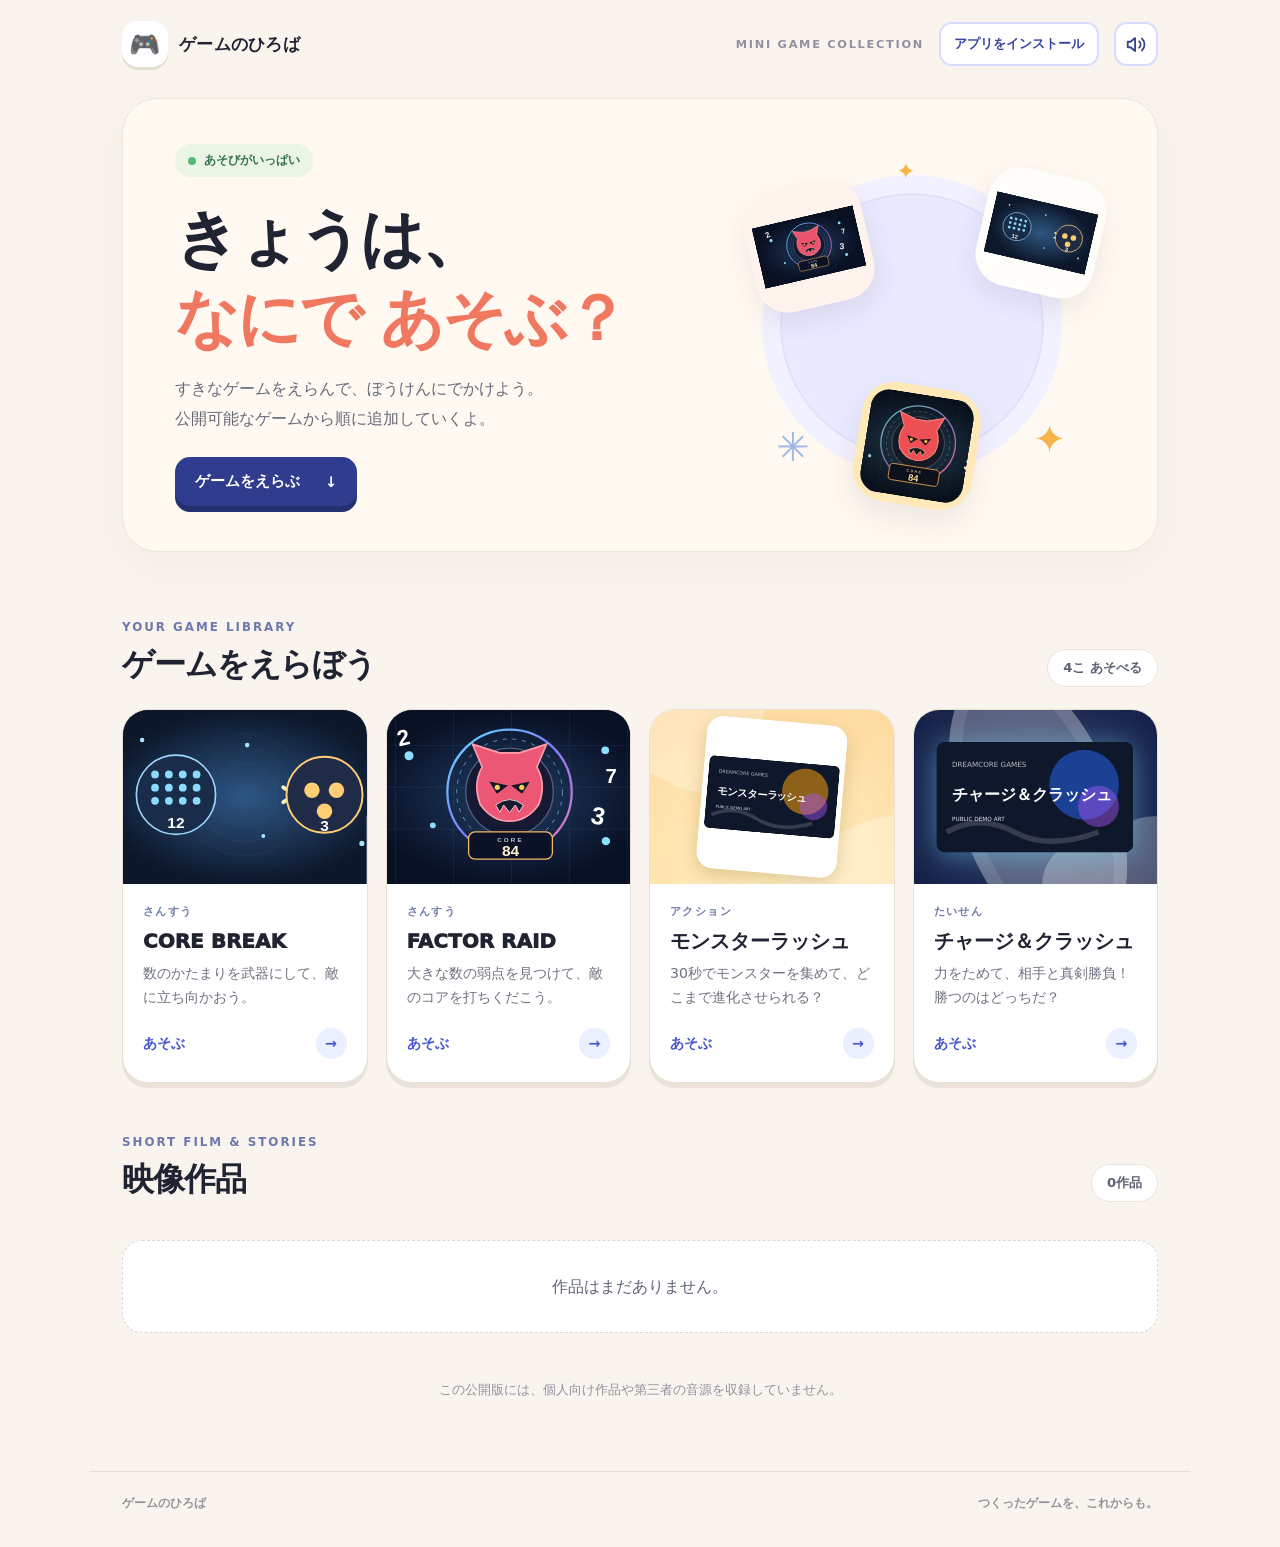
<file: public/index.html>
<!doctype html>
<html lang="ja">
<head>
  <meta charset="utf-8">
  <meta name="viewport" content="width=device-width, initial-scale=1, viewport-fit=cover">
  <meta name="theme-color" content="#f9f5ee">
  <meta name="description" content="公開コード版のゲーム集。">
  <title>ゲームのひろば</title>
  <meta name="apple-mobile-web-app-capable" content="yes">
  <link rel="stylesheet" href="./assets/app.css">
  <link rel="stylesheet" href="./assets/audio-controls.css">
  <script type="module" src="./assets/app.js"></script>

<script src="./assets/audio-settings.js"></script>
<script defer src="./assets/audio-controls.js"></script>
</head>
<body>
  <a class="skip-link" href="#games">ゲーム一覧へ</a>
  <header class="site-header">
    <div class="brand" aria-label="ゲームのひろば">
      <span class="brand-icon" aria-hidden="true">🎮</span>
      <span>ゲームのひろば</span>
    </div>
    <div class="header-actions">
      <span class="header-label">MINI GAME COLLECTION</span>
      <button id="install-app" class="install-button" type="button" aria-label="アプリをインストール" aria-controls="install-help"><span class="install-long">アプリを</span>インストール</button>
      <span class="audio-controls-root" data-audio-controls></span>
    </div>
  </header>

  <p id="install-help" class="install-help" role="status" hidden></p>
  <main>
    <section class="hero" aria-labelledby="hero-title">
      <div class="hero-copy">
        <span class="eyebrow"><span class="eyebrow-dot" aria-hidden="true"></span> あそびがいっぱい</span>
        <h1 id="hero-title">きょうは、<br><span>なにで あそぶ？</span></h1>
        <p>すきなゲームをえらんで、ぼうけんにでかけよう。<br>公開可能なゲームから順に追加していくよ。</p>
        <a class="hero-link" href="#games">ゲームをえらぶ <span aria-hidden="true">↓</span></a>
      </div>
      <div class="hero-art" aria-hidden="true">
        <span class="hero-spark spark-1">✦</span>
        <span class="hero-spark spark-2">✳</span>
        <span class="hero-spark spark-3">✦</span>
        <span class="hero-orbit"></span>
        <span class="hero-toy toy-1"><img src="./covers/factor-raid.svg" alt=""></span>
        <span class="hero-toy toy-2"><img src="./covers/core-break.svg" alt=""></span>
        <span class="hero-toy toy-3"><img src="./covers/factor-raid.svg" alt=""></span>
      </div>
    </section>

    <section class="library" id="games" aria-labelledby="games-title">
      <div class="section-heading">
        <div>
          <span class="section-overline">YOUR GAME LIBRARY</span>
          <h2 id="games-title">ゲームをえらぼう</h2>
        </div>
        <span id="games-count" class="count-pill" aria-live="polite">よみこみ中…</span>
      </div>
      <div id="games-grid" class="games-grid" aria-live="polite" aria-busy="true">
        <p class="library-message">ゲームのリストをよみこんでいます。</p>
      </div>
    </section>
    <section class="library works-library" id="works" aria-labelledby="works-title">
      <div class="section-heading">
        <div>
          <span class="section-overline">SHORT FILM &amp; STORIES</span>
          <h2 id="works-title">映像作品</h2>
        </div>
        <span id="works-count" class="count-pill" aria-live="polite">よみこみ中…</span>
      </div>
      <div id="works-grid" class="games-grid works-grid" aria-live="polite" aria-busy="true">
        <p class="library-message">作品をよみこんでいます。</p>
      </div>
    </section>
    <p class="library-note">この公開版には、個人向け作品や第三者の音源を収録していません。</p>
  </main>
  <footer class="site-footer"><span>ゲームのひろば</span><span>つくったゲームを、これからも。</span></footer>
</body>
</html>
</file>
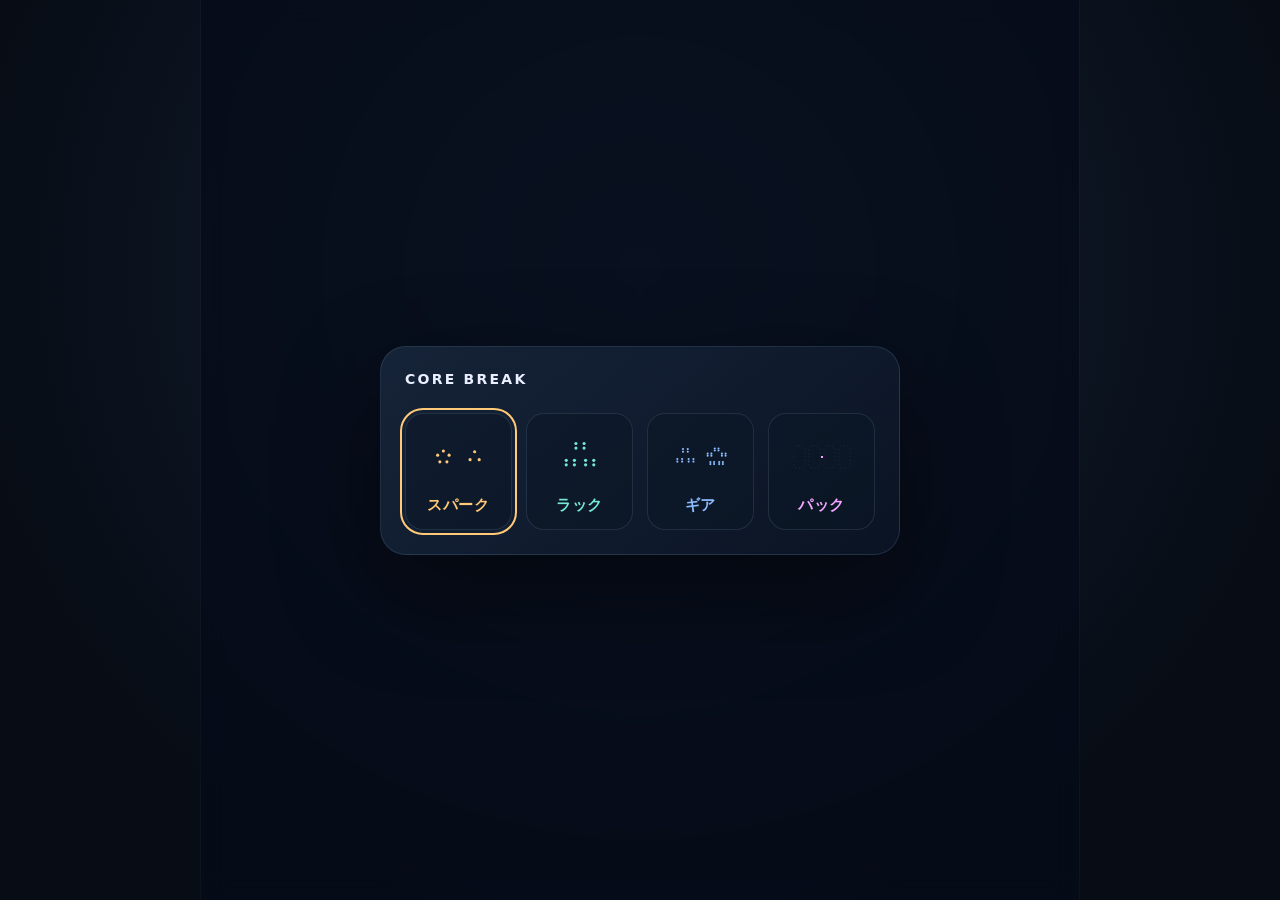
<file: public/games/core-break/index.html>
<!doctype html>
<html lang="ja">
  <head>
    <meta charset="utf-8" />
    <meta
      name="viewport"
      content="width=device-width,initial-scale=1,viewport-fit=cover"
    />
    <meta name="theme-color" content="#080d17" />
    <meta name="apple-mobile-web-app-capable" content="yes" />
    <meta name="apple-mobile-web-app-status-bar-style" content="black-translucent" />
    <meta name="apple-mobile-web-app-title" content="CORE BREAK" />
    <title>CORE BREAK</title>
    <link rel="icon" href="favicon.svg" type="image/svg+xml" />
    <link rel="manifest" href="manifest.webmanifest" />
    <link rel="stylesheet" href="play.css" />
  <script src="../../assets/audio-settings.js"></script>
</head>
  <body>
    <main class="game-shell">
      <header class="hud">
        <button id="areas" class="icon" aria-label="ルールを選ぶ">
          <svg viewBox="0 0 24 24" aria-hidden="true">
            <rect x="3" y="3" width="6" height="6" rx="1" />
            <rect x="15" y="3" width="6" height="6" rx="1" />
            <rect x="3" y="15" width="6" height="6" rx="1" />
            <rect x="15" y="15" width="6" height="6" rx="1" />
          </svg>
        </button>
        <div class="identity">
          <span class="brand">CORE BREAK</span><span id="stage-name"></span>
        </div>
        <div id="steps" aria-label="難易度"></div>
        <button id="pause" class="icon" aria-label="一時停止">
          <svg viewBox="0 0 24 24" aria-hidden="true">
            <path d="M8 5v14M16 5v14" />
          </svg>
        </button>
      </header>
      <div class="playfield">
        <canvas
          id="world"
          tabindex="0"
          aria-label="数の塊をつかんで合体・分離し、敵に撃ち込む盤面"
        ></canvas>
        <div id="overlay" hidden></div>
        <div
          id="announcement"
          class="sr-only"
          role="status"
          aria-live="polite"
        ></div>
        <div id="keyboard-controls" class="sr-only"></div>
      </div>
    </main>
    <script type="module" src="src/bootstrap.mjs?v=2026.09.24.1"></script>

</body>
</html>
</file>
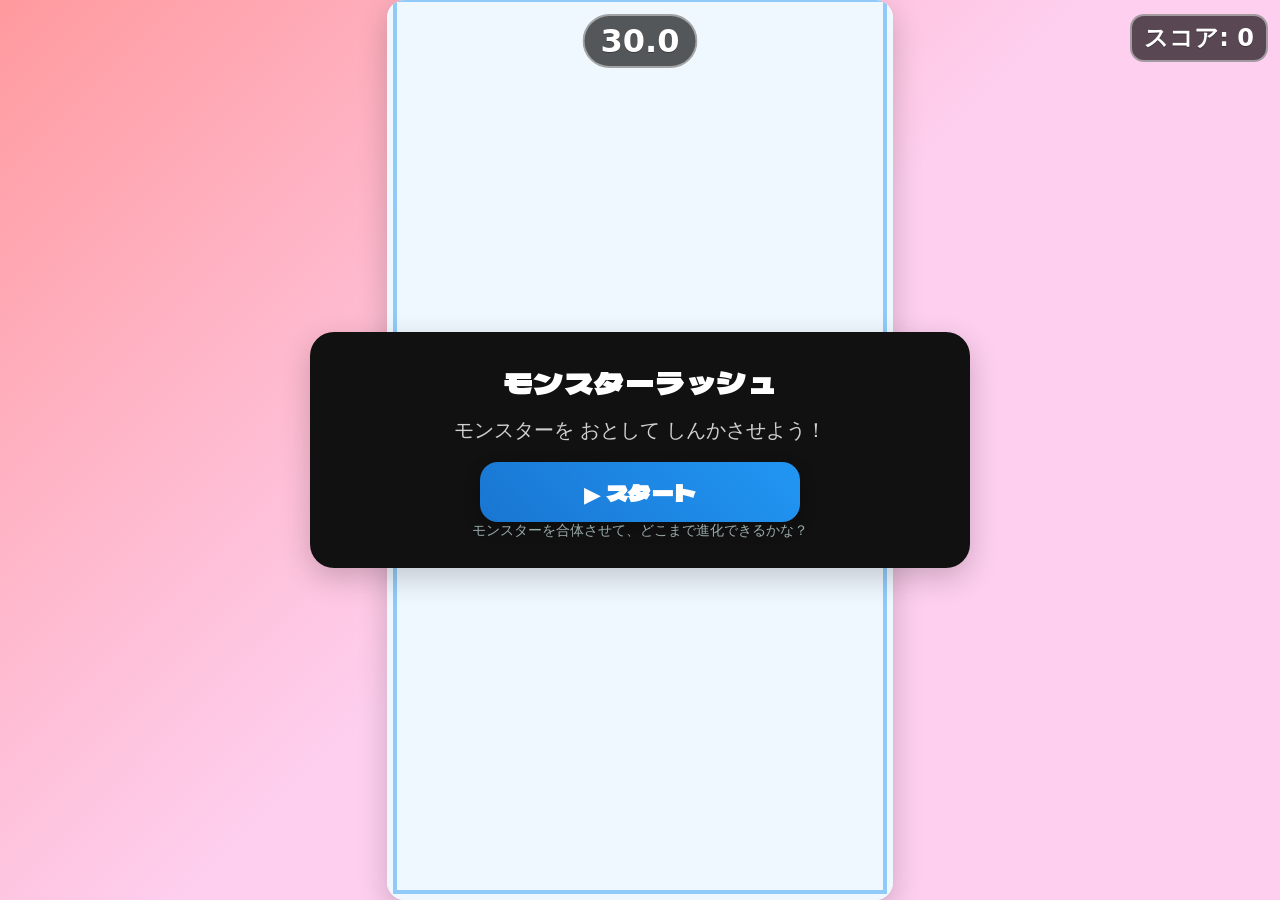
<file: public/games/tap-challenge/index.html>
<!DOCTYPE html>
<html lang="ja">
<head>
<meta charset="utf-8" />
<meta name="viewport" content="width=device-width, initial-scale=1, viewport-fit=cover">
<title>モンスターラッシュ</title>

<link rel="preconnect" href="https://fonts.googleapis.com">
<link rel="preconnect" href="https://fonts.gstatic.com" crossorigin>
<link href="https://fonts.googleapis.com/css2?family=Dela+Gothic+One&family=Kosugi+Maru&display=swap" rel="stylesheet">

<style>
:root{ --shadow:0 10px 30px rgba(0,0,0,.2); }
*{ box-sizing:border-box; -webkit-tap-highlight-color:transparent; }
html,body{ height:100%; }
body{
  margin:0; overflow:hidden;
  font-family:"Kosugi Maru","Hiragino Kaku Gothic ProN",system-ui,sans-serif;
  background:linear-gradient(135deg,#ff9a9e 0%,#fecfef 50%,#fecfef 100%);
  user-select:none;
}
h1,h2,.title{ font-family:"Dela Gothic One","Kosugi Maru",system-ui,sans-serif; letter-spacing:.5px; }

#stage{ display:block; margin:0 auto; background:#fff; border-radius:18px; box-shadow:var(--shadow); }

/* HUD */
.hud{ position:absolute; inset:0; pointer-events:none; }
.badge{
  background:rgba(0,0,0,.65); color:#fff; border:2px solid rgba(255,255,255,.45);
  padding:6px 12px; border-radius:14px; text-shadow:0 1px 0 rgba(0,0,0,.3); font-weight:900;
}
#timer{ position:absolute; top:14px; left:50%; transform:translateX(-50%); font-size:clamp(22px,5vw,32px); border-radius:999px; padding:6px 16px; }
#score{ position:absolute; top:14px; right:12px; font-size:clamp(18px,4vw,24px); }
#combo{ position:absolute; top:14px; left:12px; font-size:clamp(18px,4vw,22px); display:none; }

/* ===== 中央“外周周回”タップコーチ ===== */
.tap-coach{
  position:absolute; left:50%; top:50%; transform:translate(-50%,-50%);
  width:min(52vw,260px); height:min(52vw,260px); pointer-events:none; display:none; z-index:5;
  --ring-w:4px;                 /* リング線幅 */
  --orbit-gap:30px;             /* 外周までのオフセット（指のサイズ分） */
  --R: calc(50% - var(--orbit-gap)); /* 周回半径 */
}
.tap-coach .ring{
  position:absolute; inset:0; border-radius:50%;
  border:var(--ring-w) dashed rgba(0,0,0,.28);
  box-shadow:inset 0 0 24px rgba(255,255,255,.35), 0 6px 18px rgba(0,0,0,.25);
  animation:ringPulse 1.2s ease-in-out infinite;
}
@keyframes ringPulse{ 0%{ opacity:.85; } 100%{ opacity:.5; } }

/* 親：中心で正回転（軌道用） */
.tap-coach .node{
  position:absolute; left:50%; top:50%;
  width:0; height:0; transform-origin:0 0;
  animation:spin 1.6s linear infinite;
}
@keyframes spin{ from{ transform:rotate(0deg);} to{ transform:rotate(360deg);} }

/* 子：半径Rだけ平行移動→一定の左傾き→親の逆回転で向きを固定 */
.tap-coach .carrier{
  transform-origin:0 0;
  animation:counter 1.6s linear infinite;
}
@keyframes counter{
  from{ transform:translateX(var(--R)) rotate(-22deg) rotate(0deg); }
  to  { transform:translateX(var(--R)) rotate(-22deg) rotate(-360deg); }
}

/* 指とフラッシュ */
.tap-coach .finger{
  font-size:clamp(44px,10vw,64px);
  filter:drop-shadow(0 4px 8px rgba(0,0,0,.35));
  animation:taptop .5s cubic-bezier(.3,.7,.4,1) infinite;
}
@keyframes taptop{ 0%{ transform:scale(1);} 60%{ transform:scale(.9);} 100%{ transform:scale(1);} }
.tap-coach .flash{
  position:absolute; left:-6px; top:-6px; width:20px; height:20px;
  border-radius:50%; border:4px solid rgba(0,0,0,.35);
  animation:flash .5s ease-out infinite;
}
@keyframes flash{ 0%{ opacity:.9; transform:scale(.6);} 100%{ opacity:0; transform:scale(2);} }
.tap-coach .caption{
  position:absolute; left:50%; top:50%; transform:translate(-50%,-50%);
  font:900 clamp(18px,5.2vw,26px) "Dela Gothic One", system-ui; color:#fff; text-shadow:0 3px 8px rgba(0,0,0,.35);
}

/* モーダル */
.layer{ position:absolute; inset:0; display:flex; align-items:center; justify-content:center; pointer-events:none; }
.modal{
  pointer-events:auto; background:#111; color:#eaeaea; width:min(92vw,660px);
  border-radius:24px; box-shadow:var(--shadow); padding:28px; text-align:center; display:none;
}
.modal .title{ font-size:clamp(22px,5vw,30px); color:#fff; margin-bottom:10px; }
.modal .text{ font-size:clamp(16px,4vw,20px); color:#d0d0d0; margin:8px 0 16px; line-height:1.6; }
.btn{
  display:inline-flex; align-items:center; justify-content:center; gap:.5em;
  width:min(75vw,320px); height:60px; border:none; border-radius:18px;
  color:#fff; font-family:"Dela Gothic One",system-ui,sans-serif; font-weight:900; letter-spacing:.5px;
  font-size:clamp(18px,4.6vw,22px);
  background:linear-gradient(45deg,#1976D2,#2196F3); box-shadow:0 6px 16px rgba(0,0,0,.28); cursor:pointer; touch-action:manipulation;
}
.btn[disabled]{ opacity:.6; cursor:not-allowed; }
.btn:active{ transform:scale(.98); }
.small{ font-size:14px; color:#9aa; }


.feverPulse{ animation:fever .6s ease-in-out infinite alternate; }
@keyframes fever{ 0%{ box-shadow:0 0 0 rgba(255,193,7,0); background:rgba(0,0,0,.65); } 100%{ box-shadow:0 0 16px rgba(255,193,7,.8); background:rgba(255,111,0,.75); } }

/* リザルト表示 */
.digest{ display:flex; flex-wrap:wrap; justify-content:center; gap:12px; margin-top:8px; }
.item{ display:flex; align-items:center; gap:8px; padding:6px 10px; background:#171717; border:1px solid #2a2a2a; border-radius:14px; }
.item img{ width:34px; height:34px; border-radius:50%; }
.item .cnt{ font-weight:900; color:#fff; }

.maxicon{ margin:10px auto 14px; display:flex; flex-direction:column; align-items:center; gap:8px; }
.maxicon .label{ font-weight:900; color:#ffe082; display:flex; align-items:center; gap:6px; }
.maxicon .hero{ position:relative; }
.maxicon .big{ width:112px; height:112px; border-radius:50%; filter: drop-shadow(0 6px 18px rgba(255,215,0,.6)); }
.maxicon .glow{ position:absolute; inset:-10px; border-radius:50%; box-shadow:0 0 24px 10px rgba(255,215,0,.45); animation:glow 1.2s ease-in-out infinite alternate; pointer-events:none; }
@keyframes glow{ 0%{ opacity:.5; } 100%{ opacity:1; } }
.maxicon .countBadge{ margin-top:6px; font-family:"Dela Gothic One"; font-size:clamp(22px,6vw,30px); background:linear-gradient(90deg,#ffb300,#ffea00); -webkit-background-clip:text; background-clip:text; color:transparent; text-shadow:0 2px 0 rgba(0,0,0,.5); }
.countPulse{ animation:countPulse .32s ease-out; }
@keyframes countPulse{ 0%{ transform:scale(1);} 50%{ transform:scale(1.18);} 100%{ transform:scale(1);} }
.maxicon .stamps{ display:flex; flex-wrap:wrap; justify-content:center; gap:8px; max-width:540px; }
.maxicon .stamps img.stamp{ width:36px; height:36px; border-radius:50%; box-shadow:0 3px 8px rgba(0,0,0,.35); transform:scale(.2); opacity:0; animation:stampIn .22s cubic-bezier(.2,.7,.2,1) forwards; }
@keyframes stampIn{ 0%{ transform:scale(.2) rotate(-10deg); opacity:0; } 100%{ transform:scale(1) rotate(0); opacity:1; } }
.maxicon .stamps .more{ padding:6px 10px; border-radius:12px; background:#222; color:#fff; font-weight:900; box-shadow:0 3px 8px rgba(0,0,0,.35); }
</style>
<script src="../../assets/audio-settings.js"></script>
</head>
<body>
<canvas id="stage"></canvas>

<div class="hud">
  <div id="timer" class="badge">30.0</div>
  <div id="score" class="badge">スコア: 0</div>
  <div id="combo" class="badge">コンボ ×1</div>

  <!-- 中央“外周周回”コーチ -->
  <div id="tapCoach" class="tap-coach" aria-hidden="true">
    <div class="ring"></div>
    <div class="node">
      <div class="carrier">
        <div class="finger">👆️</div>
        <div class="flash"></div>
      </div>
    </div>
    <div class="caption">モンスターをよびだそう！</div>
  </div>
</div>


<div class="layer">
  <div id="startModal" class="modal" style="display:block">
    <div class="title">モンスターラッシュ</div>
    <div id="loadMsg" class="text">画像をよみこみちゅう…</div>
    <button id="startBtn" class="btn" disabled>▶ スタート</button>
    <div class="small">モンスターを合体させて、どこまで進化できるかな？</div>
  </div>

  <div id="resultModal" class="modal">
    <div class="title">けっかはっぴょう！</div>
    <div id="finalScore" class="text">スコア: 0</div>
    <div id="finalCombo" class="text"></div>
    <div id="maxIconArea" class="maxicon"></div>
    <div id="iconDigest" class="digest"></div>
    <button id="restartBtn" class="btn">もういっかい</button>
  </div>
</div>

<script>
/* ========= 画像URL ========= */
const ICON_URLS = [
  "./assets/monster-1.svg",
  "./assets/monster-2.svg",
  "./assets/monster-3.svg",
  "./assets/monster-4.svg",
  "./assets/monster-5.svg",
  "./assets/monster-6.svg"
];

/* ========= 定数 ========= */
const STAGE_RATIO=9/16, FLOOR_MARGIN=8, WALL_MARGIN=8;
const GRAVITY=2200, RESTITUTION=0.02, FRICTION=0.015;
const FIXED_DT=1/120, MAX_SUBSTEPS=6;
const GAME_TIME=30.0, FEVER_TIME=8.0;
const MAX_LEVEL=6, SPAWN_Y=60;
const BASE_RADII=[16,23,32,44,60,84];
const LEVEL_COLORS=["#8ecbff","#58e0e5","#ffd857","#ff996e","#d5a1ea","#8ad39a"];
const IMAGE_ZOOM=1.30;
const COOLDOWN_BASE=90, COOLDOWN_FEVER=60;
const MAX_BODIES=140;
/* スコア・コンボ */
function baseScore(lv){ return Math.round(10*Math.pow(2,lv-1)); }
const COMBO_WINDOW=1.2, COMBO_STEP=0.25;

/* ========= 変数 ========= */
const canvas=document.getElementById('stage'), ctx=canvas.getContext('2d');
let W=0,H=0,left=0,right=0,floor=0, radii=BASE_RADII.slice();
let bodies=[], running=false, timeLeft=GAME_TIME, score=0;
let lastTs=0, acc=0, dropLock=false, inFever=false;
let combo=0, comboTimer=0, maxCombo=0, shake=0;
const icons=new Array(MAX_LEVEL);
let levelCounts=new Array(MAX_LEVEL).fill(0), maxLevelSeen=1;

/* ========= 効果音（音量は共通設定が管理） ========= */
const Sound={ ctx:null,
  ensure(){ if(this.ctx) return; try{ this.ctx=new (window.AudioContext||window.webkitAudioContext)(); this.bus=window.DreamcoreAudio.createBus(this.ctx,'se'); }catch(e){} },
  tone(f=660,d=.12,g=.15){ if(!this.ctx) return; const C=this.ctx,t=C.currentTime,o=C.createOscillator(),k=C.createGain(); o.type='sine'; o.frequency.value=f; k.gain.value=.0008; o.connect(k).connect(this.bus); try{ k.gain.exponentialRampToValueAtTime(g,t+.01); k.gain.exponentialRampToValueAtTime(.0008,t+d);}catch(e){ k.gain.linearRampToValueAtTime(g,t+.01); k.gain.linearRampToValueAtTime(.0008,t+d);} o.start(t); o.stop(t+d+.02); },
  merge(){ this.tone(900,.08,.18); this.tone(1350,.08,.14); },
  pop(){ this.tone(1600,.14,.2); },
  drop(){ this.tone(560,.06,.14); },
  fever(){ this.tone(880,.2,.25); this.tone(1170,.2,.25); }
};

/* ========= ユーティリティ ========= */
const clamp=(v,a,b)=>Math.max(a,Math.min(b,v));
const rand=(a,b)=>a+Math.random()*(b-a);
function shade(hex,amt){ const c=hex.replace('#',''); let r=parseInt(c.slice(0,2),16), g=parseInt(c.slice(2,4),16), b=parseInt(c.slice(4,6),16); r=Math.max(0,Math.min(255,r+amt)); g=Math.max(0,Math.min(255,g+amt)); b=Math.max(0,Math.min(255,b+amt)); return `rgb(${r},${g},${b})`; }
function drawLevel(){ const r=Math.random(); if(r<0.60) return 1; if(r<0.88) return 2; if(r<0.97) return 3; return 4; }

/* ========= セットアップ & プリロード ========= */
function setupCanvas(){
  W=innerWidth; H=innerHeight;
  if(W/H>STAGE_RATIO){ W=Math.floor(H*STAGE_RATIO); } else { H=Math.floor(W/STAGE_RATIO); }
  canvas.width=W; canvas.height=H; canvas.style.width=W+'px'; canvas.style.height=H+'px';
  left=WALL_MARGIN; right=W-WALL_MARGIN; floor=H-FLOOR_MARGIN;
  const s=W/420; radii=BASE_RADII.map(r=>Math.max(10,Math.round(r*s)));
}
/* An Image can be truthy (even complete) after a failed request.
   Only decoded images with real dimensions are safe to draw. */
function imageIsReady(img){
  return !!img && img.complete && img.naturalWidth>0 && img.naturalHeight>0;
}
function preloadIcons(urls){
  const loadMsg=document.getElementById('loadMsg');
  const startBtn=document.getElementById('startBtn');
  const failOpen=setTimeout(()=>{ startBtn.disabled=false; loadMsg.textContent="モンスターを おとして しんかさせよう！"; }, 3000);
  const tasks = urls.map((src,i)=>new Promise(resolve=>{
    const img=new Image(); img.crossOrigin="anonymous";
    img.onload=()=>resolve(imageIsReady(img));
    img.onerror=()=>resolve(false);
    icons[i]=img;
    img.src=src;
  }));
  Promise.all(tasks).then(results=>{
    clearTimeout(failOpen);
    startBtn.disabled=false;
    loadMsg.textContent=results.every(Boolean)
      ? "モンスターを おとして しんかさせよう！"
      : "よみこめない えは、いろの まるで あそべるよ！";
  });
}

/* ========= 物理 ========= */
function addBodyAt(x,y,level,vx=0,vy=0){
  if(bodies.length>MAX_BODIES) return;
  const r=radii[level-1];
  bodies.push({x,y,vx,vy,r,level,id:Math.random().toString(36).slice(2)});
  levelCounts[level-1]++; if(level>maxLevelSeen) maxLevelSeen=level;
}
const addBody=(x,level)=>addBodyAt(x, SPAWN_Y, level, 0, 0);

function resolveCircle(a,b){
  const dx=b.x-a.x, dy=b.y-a.y; let d=Math.hypot(dx,dy)||.0001, min=a.r+b.r;
  if(d>=min) return false;
  const overlap=min-d, nx=dx/d, ny=dy/d, push=overlap*.5;
  a.x-=nx*push; a.y-=ny*push; b.x+=nx*push; b.y+=ny*push;
  const rvx=b.vx-a.vx, rvy=b.vy-a.vy, vn=rvx*nx+rvy*ny;
  if(vn<0){ const imp=-(1+RESTITUTION)*vn*.5, ix=imp*nx, iy=imp*ny; a.vx-=ix; a.vy-=iy; b.vx+=ix; b.vy+=iy; }
  return true;
}
function resolveWall(b){
  if(b.y+b.r>floor){ b.y=floor-b.r; if(b.vy>0) b.vy=-b.vy*RESTITUTION; b.vx*=(1-FRICTION*4); }
  if(b.x-b.r<left){ b.x=left+b.r; if(b.vx<0) b.vx=-b.vx*RESTITUTION; }
  else if(b.x+b.r>right){ b.x=right-b.r; if(b.vx>0) b.vx=-b.vx*RESTITUTION; }
}

/* 合体検出 */
function findMerges(){
  const used=new Set(), pairs=[];
  for(let i=0;i<bodies.length;i++){
    const A=bodies[i]; if(used.has(A.id)) continue;
    for(let j=i+1;j<bodies.length;j++){
      const B=bodies[j]; if(used.has(B.id)) continue;
      if(A.level!==B.level) continue;
      const dx=B.x-A.x, dy=B.y-A.y, min=A.r+B.r-2;
      if(dx*dx+dy*dy<=min*min){ used.add(A.id); used.add(B.id); pairs.push([A,B]); break; }
    }
  }
  return pairs;
}

/* エフェクト */
let sparks=[], floaters=[], ripples=[];
const addFloater=(x,y,text,opt={})=>{ const {color="#fff", big=false}=opt; floaters.push({x,y,vy:-50,life:1.0,text,color,big}); };

/* 合体処理 */
function doMerges(){
  let did=false;
  const pairs=findMerges();
  for(const [A,B] of pairs){
    const ia=bodies.indexOf(A), ib=bodies.indexOf(B);
    if(ia<0||ib<0) continue;
    const nx=(A.x*A.r*A.r + B.x*B.r*B.r)/(A.r*A.r+B.r*B.r);
    const ny=(A.y*A.r*A.r + B.y*B.r*B.r)/(A.r*A.r+B.r*B.r);
    const nvx=(A.vx+B.vx)*.5, nvy=(A.vy+B.vy)*.5;
    for(const k of [ia,ib].sort((a,b)=>b-a)) bodies.splice(k,1);

    const newLv=A.level+1;
    const chainMult=Math.min(1+COMBO_STEP*Math.max(0,combo-1),2.0);
    const feverMult=inFever?1.5:1.0;

    let gained=0;
    if(newLv>MAX_LEVEL){
      gained=Math.round(baseScore(MAX_LEVEL)*2*chainMult*feverMult);
      score+=gained; addFloater(nx,ny,`+${gained}`,{color:"#ffeb3b",big:true});
      for(let i=0;i<20;i++) sparks.push({x:nx,y:ny,vx:rand(-140,140),vy:rand(-240,-60),life:rand(0.22,0.34),color:"#ffeb3b"});
      Sound.pop(); shake=10;
    }else{
      addBodyAt(nx,ny,newLv,nvx,nvy);
      gained=Math.round(baseScore(newLv)*chainMult*feverMult);
      score+=gained; addFloater(nx,ny,`+${gained}`,{color:"#ffffff",big:false});
      const col=LEVEL_COLORS[newLv-1]||"#fff";
      for(let i=0;i<10;i++) sparks.push({x:nx,y:ny,vx:rand(-80,80),vy:rand(-180,-40),life:rand(0.18,0.28),color:col});
      Sound.merge(); shake=6;
    }
    if(navigator.vibrate) try{ navigator.vibrate(10);}catch(e){}
    did=true; combo=Math.min(combo+1,20); comboTimer=COMBO_WINDOW; maxCombo=Math.max(maxCombo,combo);
  }
  return did;
}

/* ========= 入力 ========= */
let coachTimer=null, firstTapped=false;
function showTapCoach(){ const el=document.getElementById('tapCoach'); el.style.display='block'; coachTimer=setTimeout(()=>hideTapCoach(),2600); }
function hideTapCoach(){ const el=document.getElementById('tapCoach'); el.style.display='none'; if(coachTimer){ clearTimeout(coachTimer); coachTimer=null; } }
function dropAtClientX(clientX){
  if(dropLock || !running) return;
  const rect=canvas.getBoundingClientRect();
  const xCanvas = clientX - rect.left;
  const lvl=drawLevel();
  const r=radii[lvl-1];
  const x = clamp(xCanvas, left+r, right-r);
  addBody(x,lvl);
  Sound.drop();
  ripples.push({x, y:SPAWN_Y, r:8, life:0.5});
  if(!firstTapped){ firstTapped=true; hideTapCoach(); }
  dropLock=true;
  setTimeout(()=>dropLock=false, inFever?COOLDOWN_FEVER:COOLDOWN_BASE);
}
/* ========= 進行 ========= */
function startGame(){
  window.DreamcoreBgmCue?.("round");
  bodies=[]; score=0; timeLeft=GAME_TIME; running=true;
  sparks.length=0; floaters.length=0; ripples.length=0;
  inFever=false; combo=0; comboTimer=0; maxCombo=0; shake=0;
  levelCounts.fill(0); maxLevelSeen=1;
  firstTapped=false; showTapCoach();

  setupCanvas();
  document.getElementById('startModal').style.display="none";
  document.getElementById('resultModal').style.display="none";
  document.getElementById('score').textContent="スコア: 0";
  document.getElementById('timer').textContent=timeLeft.toFixed(1);
  document.getElementById('timer').classList.remove('feverPulse');
  lastTs=performance.now(); acc=0;
}

/* ==== リザルト生成 ==== */
function renderIconDataURL(level, size){
  const oc=document.createElement('canvas'); oc.width=oc.height=size;
  const c=oc.getContext('2d'); const r=size*0.45; const x=size/2, y=size/2;
  const color=LEVEL_COLORS[level-1]||"#ccc"; const img=icons[level-1];
  const grad=c.createRadialGradient(x-r*0.4,y-r*0.6,r*0.2,x,y,r);
  const shadeRGB=(hex,amt)=>{ const cc=hex.replace('#',''); let R=parseInt(cc.slice(0,2),16),G=parseInt(cc.slice(2,4),16),B=parseInt(cc.slice(4,6),16); R=Math.max(0,Math.min(255,R+amt)); G=Math.max(0,Math.min(255,G+amt)); B=Math.max(0,Math.min(255,B+amt)); return `rgb(${R},${G},${B})`; };
  grad.addColorStop(0, shadeRGB(color,+40)); grad.addColorStop(0.7, color); grad.addColorStop(1, shadeRGB(color,-40));
  c.fillStyle=grad; c.beginPath(); c.arc(x,y,r,0,Math.PI*2); c.fill();
  if(imageIsReady(img)){
    c.save(); c.beginPath(); c.arc(x,y,r,0,Math.PI*2); c.clip();
    const d=r*2*IMAGE_ZOOM, aspect=img.naturalWidth/img.naturalHeight;
    let dw,dh; if(aspect>1){ dh=d; dw=dh*aspect; } else { dw=d; dh=dw/aspect; }
    c.globalAlpha=0.96; c.drawImage(img, x-dw/2, y-dh/2, dw, dh); c.globalAlpha=1;
    c.globalCompositeOperation="multiply"; c.fillStyle=color; c.globalAlpha=0.18;
    c.fillRect(x-r*IMAGE_ZOOM,y-r*IMAGE_ZOOM,r*IMAGE_ZOOM*2,r*IMAGE_ZOOM*2);
    c.globalAlpha=1; c.globalCompositeOperation="source-over"; c.restore();
  }
  c.beginPath(); c.ellipse(x-r*0.35,y-r*0.35,r*0.46,r*0.30,-0.65,0,Math.PI*2); c.fillStyle="rgba(255,255,255,.35)"; c.fill();
  c.lineWidth=2; c.strokeStyle="rgba(0,0,0,.22)"; c.beginPath(); c.arc(x,y,r,0,Math.PI*2); c.stroke();
  return oc.toDataURL("image/png");
}

function buildIconDigest(){
  const dig=document.getElementById('iconDigest'); dig.innerHTML="";
  for(let lv=1; lv<=MAX_LEVEL; lv++){
    const n=levelCounts[lv-1]; if(!n) continue;
    const item=document.createElement('div'); item.className='item';
    item.innerHTML=`<img src="${renderIconDataURL(lv,40)}" alt="LV${lv}"><span class="cnt">× ${n}</span>`;
    dig.appendChild(item);
  }
  const maxArea=document.getElementById('maxIconArea'); maxArea.innerHTML="";
  const label=document.createElement('div'); label.className='label'; label.innerHTML=`🎉 <b>ゲットだぜ！！</b>`;
  const hero=document.createElement('div'); hero.className='hero';
  hero.innerHTML=`<img class="big" src="${renderIconDataURL(maxLevelSeen,120)}" alt="max"><div class="glow"></div>`;
  const badge=document.createElement('div'); badge.className='countBadge'; badge.id='maxCountBadge'; badge.textContent='× 0';
  const stamps=document.createElement('div'); stamps.className='stamps'; stamps.id='maxStamps';
  maxArea.appendChild(label); maxArea.appendChild(hero); maxArea.appendChild(badge); maxArea.appendChild(stamps);
}
function animateMaxShow(){
  const total = levelCounts[maxLevelSeen-1] || 0;
  const badge = document.getElementById('maxCountBadge');
  const stamps = document.getElementById('maxStamps');
  if(!badge || !stamps) return;

  let cur=0; const start=performance.now();
  const dur = Math.min(1800, 400 + total*40);
  function tick(t){
    const p=Math.min(1, (t-start)/dur);
    cur = Math.round(total * p);
    badge.textContent = `× ${cur}`;
    badge.classList.add('countPulse');
    setTimeout(()=>badge.classList.remove('countPulse'), 180);
    if(p<1){ requestAnimationFrame(tick); } else {
      if(total>0){
        for(let i=0;i<24;i++) sparks.push({x:innerWidth/2,y:120,vx:rand(-200,200),vy:rand(-260,-80),life:rand(0.22,0.34),color:"#ffeb3b"});
      }
    }
  }
  requestAnimationFrame(tick);

  stamps.innerHTML="";
  const iconURL = renderIconDataURL(maxLevelSeen, 40);
  const maxStamps = Math.min(total, 24);
  let i=0;
  const iv = setInterval(()=>{
    const im=document.createElement('img'); im.className='stamp'; im.src=iconURL; im.alt='stamp'; stamps.appendChild(im);
    if(i%3===0) Sound.tone(880+i*10,.05,.12);
    i++;
    if(i>=maxStamps){
      clearInterval(iv);
      if(total>maxStamps){ const more=document.createElement('div'); more.className='more'; more.textContent=`＋${total - maxStamps}`; stamps.appendChild(more); }
    }
  }, Math.max(30, 180 - total*4));
}

function endGame(){
  window.DreamcoreBgmStop?.();
  running=false;
  document.getElementById('finalScore').textContent=`スコア: ${score}`;
  document.getElementById('finalCombo').textContent = maxCombo>=2 ? `さいだいコンボ：×${maxCombo}` : '';
  buildIconDigest();
  document.getElementById('resultModal').style.display="block";
  setTimeout(animateMaxShow, 60);
}

/* ========= ループ ========= */
function step(dt){
  timeLeft=Math.max(0,timeLeft-dt);
  if(!inFever && timeLeft<=FEVER_TIME){ inFever=true; document.getElementById('timer').classList.add('feverPulse'); Sound.fever(); }
  if(timeLeft===0 && running) endGame();

  if(combo>0){ comboTimer-=dt; if(comboTimer<=0){ combo=0; document.getElementById('combo').style.display='none'; } }

  acc+=dt; let steps=0;
  while(acc>=FIXED_DT && steps<MAX_SUBSTEPS){
    for(const b of bodies){
      b.vy+=GRAVITY*FIXED_DT;
      b.vx*=(1-FRICTION); b.vy*=(1-FRICTION*0.5);
      b.vx=clamp(b.vx,-2000,2000); b.vy=clamp(b.vy,-3000,3000);
    }
    for(const b of bodies){ b.x+=b.vx*FIXED_DT; b.y+=b.vy*FIXED_DT; resolveWall(b); }
    for(let i=0;i<bodies.length;i++) for(let j=i+1;j<bodies.length;j++) resolveCircle(bodies[i],bodies[j]);

    let merged=false,safety=0;
    do{
      merged=doMerges();
      if(merged && combo>=2){
        document.getElementById('combo').style.display='block';
        const mult=Math.min(1+COMBO_STEP*(combo-1),2.0);
        document.getElementById('combo').textContent=`コンボ ×${mult.toFixed(2)}`;
      }
      safety++;
    }while(merged && safety<8);

    acc-=FIXED_DT; steps++;
  }
}

function draw(){
  const ox=shake>0?(Math.random()*2-1)*shake:0;
  const oy=shake>0?(Math.random()*2-1)*shake:0;
  if(shake>0) shake*=0.9;

  ctx.setTransform(1,0,0,1,0,0);
  ctx.clearRect(0,0,W,H);
  ctx.fillStyle="#f0f8ff"; ctx.fillRect(0,0,W,H);
  ctx.save(); ctx.translate(ox,oy);
  ctx.lineWidth=4; ctx.strokeStyle=inFever?"#ffb300":"#90caf9"; ctx.strokeRect(left,0,right-left,floor);
  for(const b of bodies) drawIcon(b.x,b.y,b.r,b.level);

  for(let i=ripples.length-1;i>=0;i--){
    const r=ripples[i]; r.life-=1/60; r.r+=8; ctx.globalAlpha=Math.max(0,r.life);
    ctx.lineWidth=3; ctx.strokeStyle="rgba(0,0,0,.25)";
    ctx.beginPath(); ctx.arc(r.x+ox, r.y+oy, r.r, 0, Math.PI*2); ctx.stroke();
    ctx.globalAlpha=1; if(r.life<=0) ripples.splice(i,1);
  }

  const dt=1/60;
  for(let i=sparks.length-1;i>=0;i--){
    const s=sparks[i]; s.life-=dt; s.x+=s.vx*dt; s.y+=s.vy*dt; s.vy+=900*dt;
    ctx.globalAlpha=Math.max(0,s.life*3); ctx.fillStyle=s.color;
    ctx.beginPath(); ctx.arc(s.x+ox, s.y+oy, 3, 0, Math.PI*2); ctx.fill(); ctx.globalAlpha=1;
    if(s.life<=0) sparks.splice(i,1);
  }
  for(let i=floaters.length-1;i>=0;i--){
    const f=floaters[i]; f.life-=dt; f.y+=f.vy*dt;
    ctx.font=`bold ${f.big?30:22}px 'Dela Gothic One', system-ui`;
    ctx.textAlign="center"; ctx.lineWidth=5; ctx.strokeStyle="rgba(0,0,0,.65)";
    ctx.strokeText(f.text, f.x+ox, f.y+oy);
    ctx.fillStyle=f.color; ctx.fillText(f.text, f.x+ox, f.y+oy);
    if(f.life<=0) floaters.splice(i,1);
  }
  ctx.restore();

  document.getElementById('score').textContent=`スコア: ${score}`;
  document.getElementById('timer').textContent=timeLeft.toFixed(1);
}

/* ========= アイコン描画 ========= */
function drawIcon(x,y,r,level){
  const color=LEVEL_COLORS[level-1]||"#ccc";
  const img=icons[level-1];

  const grad=ctx.createRadialGradient(x-r*0.4,y-r*0.6,r*0.2,x,y,r);
  grad.addColorStop(0, shade(color,+40));
  grad.addColorStop(0.7, color);
  grad.addColorStop(1, shade(color,-40));
  ctx.fillStyle=grad; ctx.beginPath(); ctx.arc(x,y,r,0,Math.PI*2); ctx.fill();

  if(imageIsReady(img)){
    ctx.save();
    ctx.beginPath(); ctx.arc(x,y,r,0,Math.PI*2); ctx.clip();
    const d=r*2*IMAGE_ZOOM, aspect=img.naturalWidth/img.naturalHeight;
    let dw,dh; if(aspect>1){ dh=d; dw=dh*aspect; } else { dw=d; dh=dw/aspect; }
    ctx.globalAlpha=0.96; ctx.drawImage(img, x-dw/2, y-dh/2, dw, dh); ctx.globalAlpha=1;
    ctx.globalCompositeOperation="multiply"; ctx.fillStyle=color; ctx.globalAlpha=0.18;
    ctx.fillRect(x-r*IMAGE_ZOOM, y-r*IMAGE_ZOOM, r*IMAGE_ZOOM*2, r*IMAGE_ZOOM*2);
    ctx.globalAlpha=1; ctx.globalCompositeOperation="source-over";
    ctx.restore();
  }

  ctx.beginPath(); ctx.ellipse(x-r*0.35,y-r*0.35,r*0.46,r*0.30,-0.65,0,Math.PI*2);
  ctx.fillStyle="rgba(255,255,255,.35)"; ctx.fill();
  ctx.lineWidth=3; ctx.strokeStyle="rgba(0,0,0,.22)";
  ctx.beginPath(); ctx.arc(x,y,r,0,Math.PI*2); ctx.stroke();
  ctx.lineWidth=2; ctx.strokeStyle="rgba(255,255,255,.12)";
  ctx.beginPath(); ctx.arc(x,y,r-2,0,Math.PI*2); ctx.stroke();
}

/* ========= 起動 ========= */
function bindUI(){
  document.getElementById('startBtn').addEventListener('click', ()=>{ Sound.ensure(); startGame(); });
  document.getElementById('restartBtn').addEventListener('click', ()=>{ startGame(); });
}
function bindInput(){
  canvas.addEventListener('pointerdown', e=>{ Sound.ensure(); dropAtClientX(e.clientX); });
}
function init(){
  setupCanvas(); bindInput(); bindUI();
  requestAnimationFrame(function raf(ts){ if(!lastTs) lastTs=ts; const dt=Math.min(0.05,(ts-lastTs)/1000); lastTs=ts; if(running) step(dt); draw(); requestAnimationFrame(raf); });
  window.addEventListener('resize', ()=>{ if(!running){ setupCanvas(); } });
  preloadIcons(ICON_URLS);
}
window.addEventListener('load', init, {once:true});
</script>

</body>
</html>
</file>
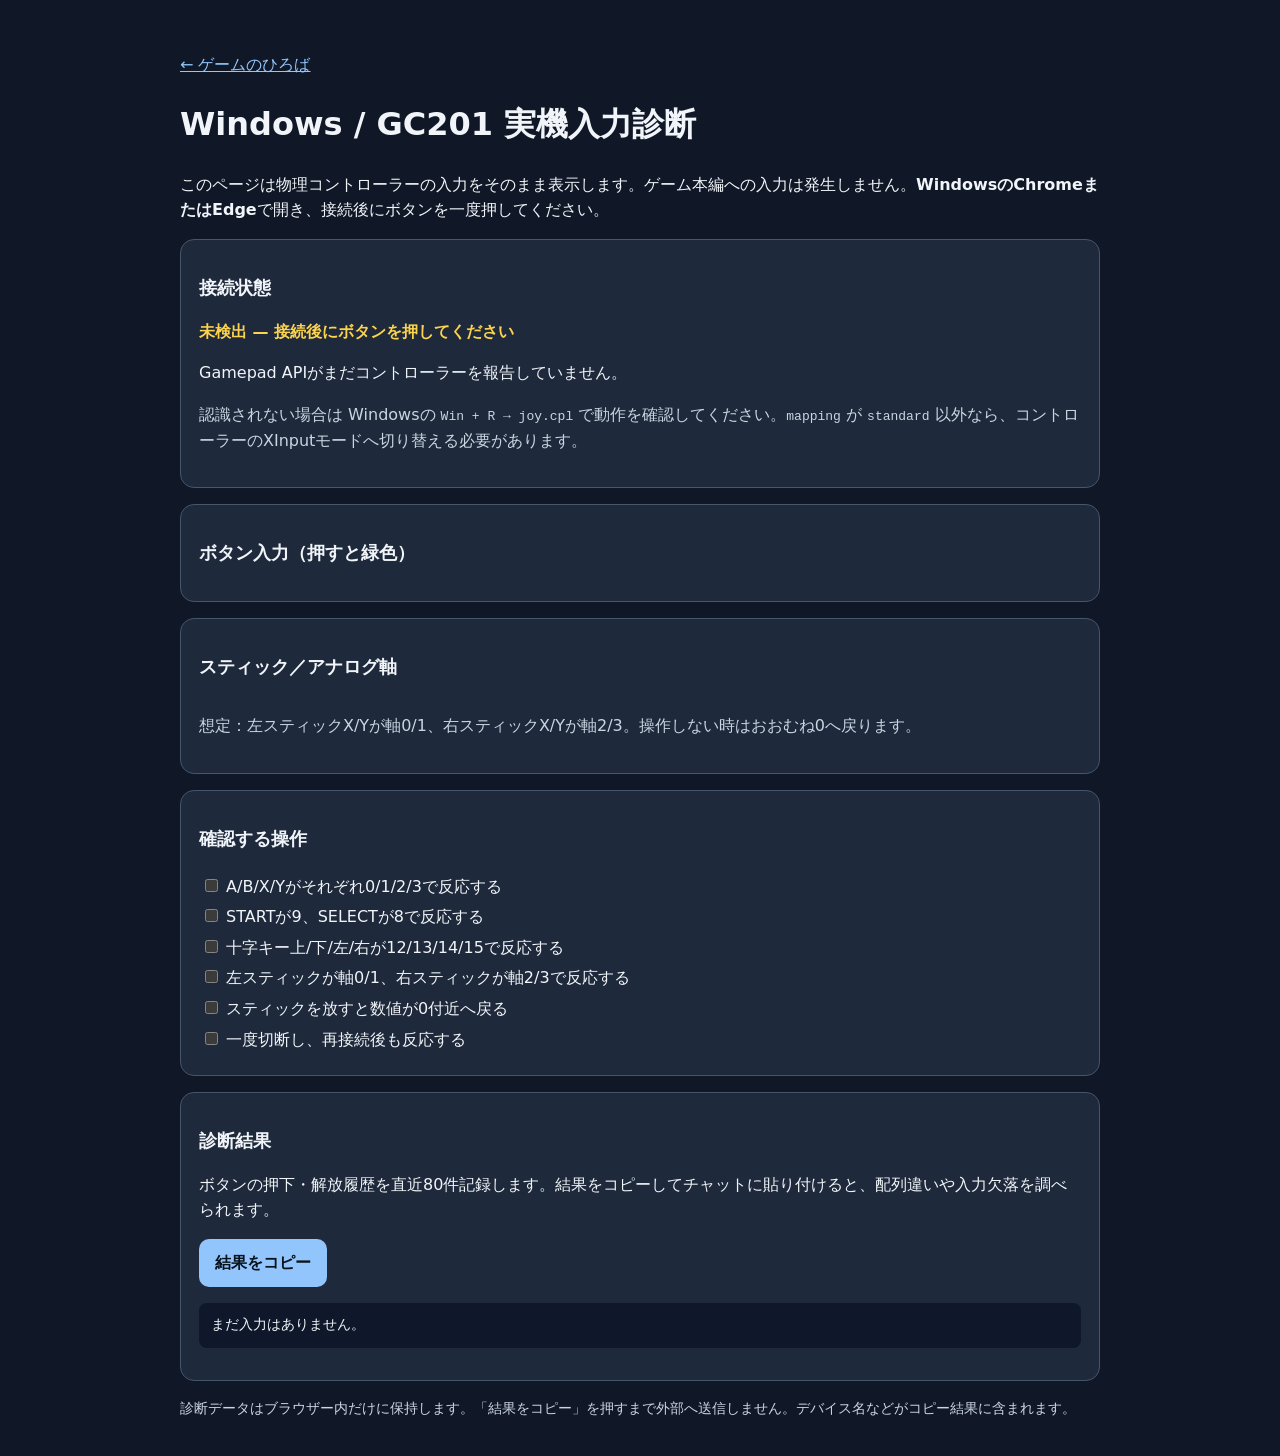
<file: public/gamepad-check.html>
<!doctype html>
<html lang="ja">
<head>
<meta charset="utf-8">
<meta name="viewport" content="width=device-width,initial-scale=1">
<title>GC201 ゲームパッド実機診断 | ゲームのひろば</title>
<style>
:root{color-scheme:dark;font-family:system-ui,-apple-system,"Segoe UI",sans-serif;background:#101827;color:#f1f5f9}
body{margin:0 auto;max-width:920px;padding:clamp(16px,4vw,36px);line-height:1.6}
a{color:#93c5fd}h1{font-size:clamp(1.35rem,4vw,2rem)}h2{font-size:1.15rem}
section{background:#1e293b;border:1px solid #475569;border-radius:14px;padding:18px;margin:16px 0}
.status{font-weight:700}.good{color:#86efac}.warn{color:#fcd34d}.bad{color:#fca5a5}
.meta{overflow-wrap:anywhere}small,.note{color:#cbd5e1}
.grid{display:grid;grid-template-columns:repeat(auto-fit,minmax(155px,1fr));gap:9px}
.tile{border:1px solid #475569;border-radius:9px;padding:8px 10px;background:#0f172a}
.tile.active{border-color:#86efac;background:#14532d}.tile span{display:block;font-size:.84rem;color:#cbd5e1}
button{font:inherit;font-weight:650;color:#07131d;background:#93c5fd;border:0;border-radius:10px;padding:11px 16px;cursor:pointer}
button:disabled{opacity:.55;cursor:not-allowed}
pre{white-space:pre-wrap;overflow-wrap:anywhere;background:#0f172a;padding:12px;border-radius:8px;max-height:300px;overflow:auto;font-size:.85rem}
fieldset{border:0;padding:0}label{display:block;margin:5px 0}
footer{color:#cbd5e1;font-size:.9rem}
</style>
</head>
<body>
<p><a href="./">← ゲームのひろば</a></p>
<h1>Windows / GC201 実機入力診断</h1>
<p>このページは物理コントローラーの入力をそのまま表示します。ゲーム本編への入力は発生しません。<strong>WindowsのChromeまたはEdge</strong>で開き、接続後にボタンを一度押してください。</p>
<section>
<h2>接続状態</h2>
<p id="status" class="status warn" role="status" aria-live="polite">確認中…</p>
<div id="device" class="meta"></div>
<p class="note">認識されない場合は Windowsの <code>Win + R → joy.cpl</code> で動作を確認してください。<code>mapping</code> が <code>standard</code> 以外なら、コントローラーのXInputモードへ切り替える必要があります。</p>
</section>
<section>
<h2>ボタン入力（押すと緑色）</h2>
<div id="buttons" class="grid"></div>
</section>
<section>
<h2>スティック／アナログ軸</h2>
<div id="axes" class="grid"></div>
<p class="note">想定：左スティックX/Yが軸0/1、右スティックX/Yが軸2/3。操作しない時はおおむね0へ戻ります。</p>
</section>
<section>
<h2>確認する操作</h2>
<fieldset>
<label><input type="checkbox"> A/B/X/Yがそれぞれ0/1/2/3で反応する</label>
<label><input type="checkbox"> STARTが9、SELECTが8で反応する</label>
<label><input type="checkbox"> 十字キー上/下/左/右が12/13/14/15で反応する</label>
<label><input type="checkbox"> 左スティックが軸0/1、右スティックが軸2/3で反応する</label>
<label><input type="checkbox"> スティックを放すと数値が0付近へ戻る</label>
<label><input type="checkbox"> 一度切断し、再接続後も反応する</label>
</fieldset>
</section>
<section>
<h2>診断結果</h2>
<p>ボタンの押下・解放履歴を直近80件記録します。結果をコピーしてチャットに貼り付けると、配列違いや入力欠落を調べられます。</p>
<p><button id="copy" type="button">結果をコピー</button> <span id="copy-status" role="status"></span></p>
<pre id="history">まだ入力はありません。</pre>
</section>
<footer>診断データはブラウザー内だけに保持します。「結果をコピー」を押すまで外部へ送信しません。デバイス名などがコピー結果に含まれます。</footer>
<script>
(() => {
  'use strict';
  const buttonLabels = ['A（南）','B（東）','X（西）','Y（北）','LB','RB','LT','RT','SELECT','START','左スティック押込','右スティック押込','十字キー 上','十字キー 下','十字キー 左','十字キー 右','HOME'];
  const axisLabels = ['左 X','左 Y','右 X','右 Y'];
  const statusEl = document.getElementById('status');
  const deviceEl = document.getElementById('device');
  const buttonsEl = document.getElementById('buttons');
  const axesEl = document.getElementById('axes');
  const historyEl = document.getElementById('history');
  const copyStatusEl = document.getElementById('copy-status');
  const events = [];
  let lastSignature = '';
  let previous = [];
  let snapshot = null;
  function log(message) {
    events.push(new Date().toLocaleTimeString('ja-JP') + ' ' + message);
    if (events.length > 80) events.shift();
    historyEl.textContent = events.join('\n');
  }
  function setStatus(message, state) {
    if (statusEl.textContent === message) return;
    statusEl.textContent = message;
    statusEl.className = 'status ' + state;
  }
  function getPad() {
    try {
      const pads = Array.from(navigator.getGamepads?.() || []).filter(p => p && p.connected);
      return pads.find(p => p.mapping === 'standard') || pads[0] || null;
    } catch { return null; }
  }
  function paintButtons(buttons) {
    if (buttonsEl.children.length !== buttons.length) {
      buttonsEl.replaceChildren(...buttons.map((_, i) => {
        const d = document.createElement('div');
        d.className = 'tile';
        const b = document.createElement('strong');
        b.textContent = i + ' — ' + (buttonLabels[i] || '追加ボタン');
        const s = document.createElement('span');
        d.append(b, s);
        return d;
      }));
    }
    buttons.forEach((button, i) => {
      const d = buttonsEl.children[i];
      d.classList.toggle('active', button.pressed);
      d.lastElementChild.textContent = button.pressed ? '押下 ' + button.value.toFixed(2) : button.value.toFixed(2);
    });
  }
  function paintAxes(axes) {
    if (axesEl.children.length !== axes.length) {
      axesEl.replaceChildren(...axes.map((_, i) => {
        const d = document.createElement('div');
        d.className = 'tile';
        const b = document.createElement('strong');
        b.textContent = '軸' + i + ' — ' + (axisLabels[i] || '追加軸');
        const s = document.createElement('span');
        d.append(b, s);
        return d;
      }));
    }
    axes.forEach((value, i) => {
      const d = axesEl.children[i];
      d.classList.toggle('active', Math.abs(value) > .25);
      d.lastElementChild.textContent = value.toFixed(3);
    });
  }
  function frame() {
    const pad = getPad();
    if (!pad) {
      if (lastSignature) log('切断 / 認識消失');
      lastSignature = '';
      previous = [];
      snapshot = null;
      setStatus('未検出 — 接続後にボタンを押してください', 'warn');
      deviceEl.textContent = 'Gamepad APIがまだコントローラーを報告していません。';
      buttonsEl.replaceChildren();
      axesEl.replaceChildren();
      requestAnimationFrame(frame);
      return;
    }
    const signature = pad.index + '|' + pad.id + '|' + pad.mapping;
    if (signature !== lastSignature) {
      lastSignature = signature;
      previous = [];
      log('接続 ' + pad.id + ' / mapping=' + (pad.mapping || '(なし)'));
    }
    const buttons = Array.from(pad.buttons || [], b => ({
      pressed: Boolean(b.pressed || b.value > .5),
      value: Number(b.value || 0)
    }));
    const axes = Array.from(pad.axes || [], a => Number(a || 0));
    buttons.forEach((b, i) => {
      if (previous[i] !== undefined && previous[i] !== b.pressed) log('button ' + i + (b.pressed ? ' DOWN' : ' UP'));
    });
    previous = buttons.map(b => b.pressed);
    snapshot = {id: pad.id, mapping: pad.mapping, index: pad.index, buttons, axes};
    setStatus(pad.mapping === 'standard' ? '認識済み — 標準マッピング' : '認識済み — 非標準マッピング（要確認）', pad.mapping === 'standard' ? 'good' : 'bad');
    deviceEl.textContent = '名称: ' + pad.id + ' / index: ' + pad.index + ' / mapping: ' + (pad.mapping || '(なし)') + ' / ボタン: ' + buttons.length + ' / 軸: ' + axes.length;
    paintButtons(buttons);
    paintAxes(axes);
    requestAnimationFrame(frame);
  }
  document.getElementById('copy').addEventListener('click', async () => {
    const report = [
      'DreamCore GC201 Windows diagnostic',
      'date: ' + new Date().toISOString(),
      'userAgent: ' + navigator.userAgent,
      'device: ' + JSON.stringify(snapshot),
      'events:',
      ...events
    ].join('\n');
    try {
      await navigator.clipboard.writeText(report);
      copyStatusEl.textContent = 'コピーしました';
    } catch {
      copyStatusEl.textContent = 'コピー失敗。以下を選択してコピーしてください。';
      historyEl.textContent = report;
    }
  });
  window.addEventListener('gamepadconnected', e => log('gamepadconnected index=' + e.gamepad.index));
  window.addEventListener('gamepaddisconnected', e => log('gamepaddisconnected index=' + e.gamepad.index));
  if (!navigator.getGamepads) {
    setStatus('このブラウザーではGamepad APIが利用できません', 'bad');
    return;
  }
  requestAnimationFrame(frame);
})();
</script>
</body>
</html>
</file>
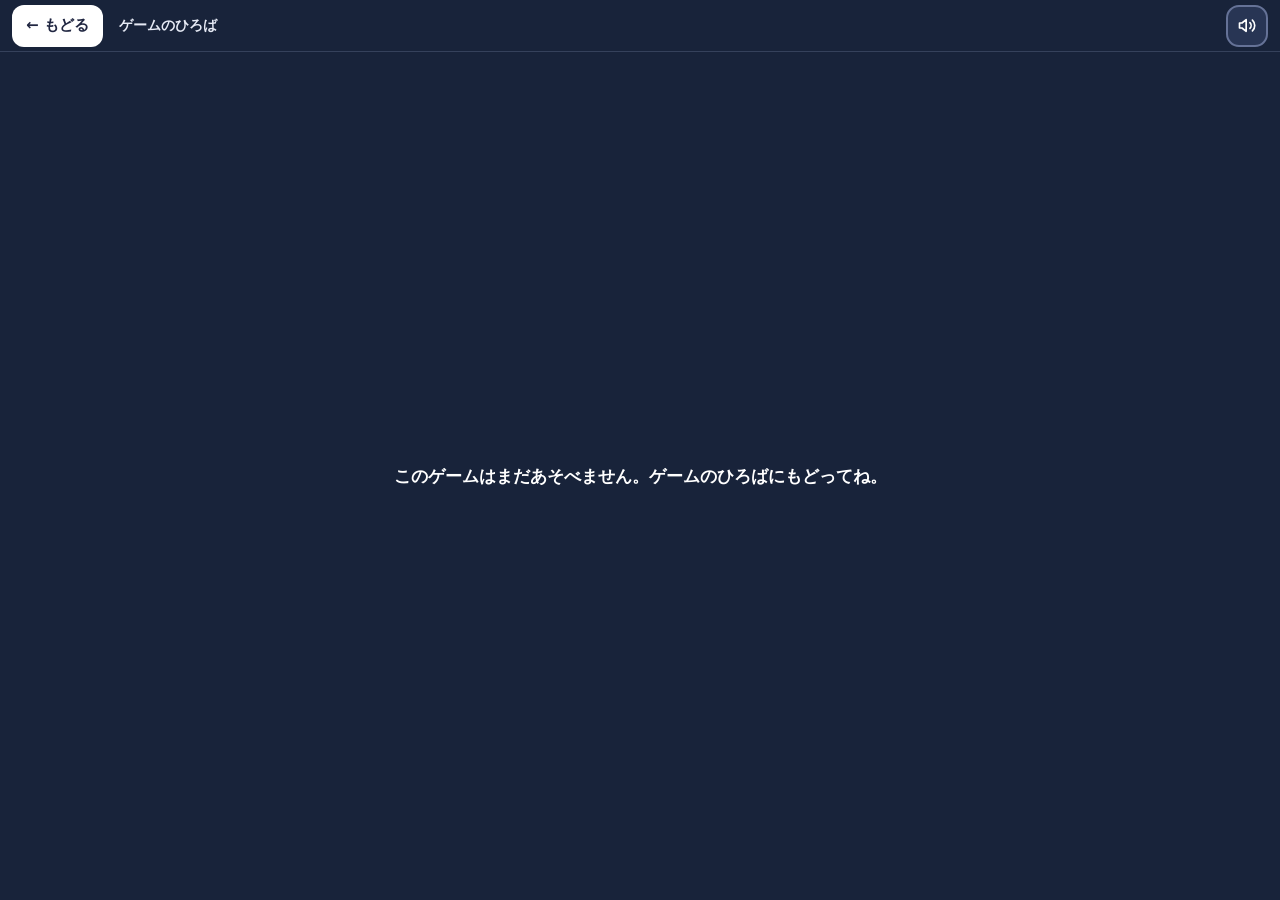
<file: public/play.html>
<!doctype html>
<html lang="ja">
<head>
  <meta charset="utf-8">
  <meta name="viewport" content="width=device-width, initial-scale=1, viewport-fit=cover">
  <meta name="theme-color" content="#18233a">
  <title>ゲームをよみこみ中 | ゲームのひろば</title>
  <meta name="apple-mobile-web-app-capable" content="yes">

<link rel="stylesheet" href="./assets/audio-controls.css">
  <style>
    *{box-sizing:border-box}
    :root{--game-nav-height:calc(52px + env(safe-area-inset-top,0px))}
    html,body{width:100%;height:100%;margin:0;overflow:hidden;background:#18233a;color:#fff;font-family:system-ui,-apple-system,"Noto Sans JP",sans-serif}
    #game-nav{position:fixed;top:0;left:0;right:0;height:var(--game-nav-height);padding:env(safe-area-inset-top,0px) max(12px,env(safe-area-inset-right,0px)) 0 max(12px,env(safe-area-inset-left,0px));display:flex;align-items:center;gap:16px;z-index:25000;background:#18233a;border-bottom:1px solid #35415b}
    #home{display:inline-flex;align-items:center;justify-content:center;min-width:90px;min-height:42px;padding:7px 14px;background:#fff;color:#202641;border:0;border-radius:12px;font-size:15px;font-weight:900;text-decoration:none}
    #home:focus-visible{outline:3px solid #fcbf61;outline-offset:3px}
    #game-title{flex:1;min-width:0;overflow:hidden;text-overflow:ellipsis;white-space:nowrap;font-size:14px;font-weight:750;color:#e6eaf5}
    #game-frame{position:fixed;top:var(--game-nav-height);left:0;right:0;width:100%;height:calc(100% - var(--game-nav-height));height:calc(100dvh - var(--game-nav-height));border:0;background:#eef2ff}
    #message{position:fixed;top:var(--game-nav-height);bottom:0;left:0;right:0;display:grid;place-items:center;padding:25px;text-align:center;font-size:17px;font-weight:800;line-height:1.9}
    #message p{max-width:32rem}
    [hidden]{display:none!important}
    @media(max-height:450px){:root{--game-nav-height:calc(44px + env(safe-area-inset-top,0px))}#home{min-height:36px}}
    @media(max-width:360px){#game-nav{gap:8px}#home{min-width:80px;padding:6px 9px}}
  </style>
<script src="./assets/audio-settings.js"></script>
<script defer src="./assets/audio-controls.js"></script>
</head>
<body>
  <header id="game-nav">
    <a id="home" href="./" aria-label="ホームにもどる">← もどる</a>
    <span id="game-title" aria-live="polite">ゲームのひろば</span>
    <span class="audio-controls-root" data-audio-controls></span>
  </header>
  <div id="message" role="status"><p>ゲームをよみこんでいます…</p></div>
  <iframe id="game-frame" title="ミニゲーム" allow="autoplay; fullscreen" allowfullscreen hidden></iframe>
  <script type="module">
    const params = new URLSearchParams(location.search);
    const isWork = params.has('work') && !params.has('game');
    const id = params.get(isWork ? 'work' : 'game');
    const frame = document.querySelector('#game-frame');
    const message = document.querySelector('#message');
    try {
      if (!/^[a-z0-9-]+$/.test(id || '')) throw new Error('invalid game id');
      const response = await fetch('./games/catalog.json', { cache: 'no-cache' });
      if (!response.ok) throw new Error('catalog unavailable');
      const catalog = await response.json();
      const entries = isWork ? catalog.works : catalog.games;
      const item = entries?.find(entry => entry.id === id);
      const prefix = isWork ? 'works/' : 'games/';
      if (!item || item.status !== 'ready' ||
          item.path !== prefix + item.id + '/') throw new Error('entry unavailable');
      document.title = item.title + ' | ゲームのひろば';
      document.querySelector('#game-title').textContent = item.title;
      frame.title = item.title;
      frame.src = './' + item.path;
      frame.addEventListener('load', () => {
        frame.hidden = false;
        message.hidden = true;
      }, { once: true });
    } catch (error) {
      console.error('Game could not launch:', error);
      message.replaceChildren();
      const p = document.createElement('p');
      p.textContent = isWork ? 'この作品はまだみられません。ホームにもどってね。' : 'このゲームはまだあそべません。ゲームのひろばにもどってね。';
      message.append(p);
    }
  </script>
</body>
</html>
</file>
<file: public/assets/app.css>
@charset "UTF-8";
:root{
  color-scheme:light;
  --ink:#202332;--muted:#626579;--surface:#fffdf9;--line:#e8e0d5;
  --blue:#4a5bdd;--coral:#ff8c76;--mint:#8dddc5;--violet:#b8a4ec;
  font-family:system-ui,-apple-system,"Noto Sans JP",sans-serif;
}
*,*::before,*::after{box-sizing:border-box}
html{scroll-behavior:smooth}
body{margin:0;min-width:320px;background:#f9f5ee;color:var(--ink)}
a{color:inherit}
button,a{-webkit-tap-highlight-color:transparent}
:focus-visible{outline:3px solid #394fe0;outline-offset:4px}
.skip-link{position:fixed;left:12px;top:-80px;z-index:100;padding:10px 16px;background:white;border-radius:12px}
.skip-link:focus{top:12px}
.site-header,main,.site-footer{max-width:1100px;margin-inline:auto}
.site-header{min-height:88px;padding:18px 32px;display:flex;align-items:center;justify-content:space-between;gap:16px}
.brand{display:flex;align-items:center;gap:11px;font-size:1.07rem;font-weight:900;letter-spacing:.015em}
.brand-icon{display:grid;place-items:center;width:46px;height:46px;border-radius:16px;background:white;box-shadow:0 3px 0 #e7ded2;font-size:25px}
.header-label{font-size:.71rem;font-weight:850;letter-spacing:.15em;color:#9290a0}
.header-actions{display:flex;align-items:center;justify-content:flex-end;gap:15px}
.install-button{appearance:none;border:2px solid #d8ddff;border-radius:13px;background:#fff;color:#3744a1;cursor:pointer;font-size:.84rem;font-weight:850;min-height:44px;padding:9px 13px;white-space:nowrap}
.install-button:hover{background:#f0f2ff}
.install-help{max-width:1100px;margin:0 auto 10px;padding:11px 22px;color:#2c386c;background:#edf0ff;border-radius:13px;font-size:.83rem;line-height:1.7}
[hidden]{display:none!important}
main{padding:10px 32px 72px}
.hero{display:grid;grid-template-columns:minmax(0,1.15fr) minmax(260px,.85fr);gap:20px;min-height:365px;padding:45px 52px;background:#fff9f1;border:1px solid #eee5da;border-radius:35px;overflow:hidden;position:relative;box-shadow:0 14px 45px rgba(89,73,50,.05)}
.hero-copy{position:relative;z-index:1}
.eyebrow{display:inline-flex;align-items:center;gap:8px;padding:8px 13px;border-radius:999px;background:#eaf5e5;color:#387258;font-weight:850;font-size:.76rem}
.eyebrow-dot{height:8px;width:8px;background:#59ba77;border-radius:50%}
h1{font-size:clamp(2.1rem,4.9vw,4.15rem);line-height:1.28;letter-spacing:-.035em;margin:22px 0 14px;font-weight:950}
h1 span{color:#f07860}
.hero p{font-size:clamp(.86rem,1.5vw,1.02rem);line-height:1.85;color:#676979;margin:0 0 23px}
.hero-link{display:inline-flex;align-items:center;gap:25px;padding:15px 20px;border-radius:15px;background:#303c8e;color:#fff;text-decoration:none;font-weight:900;font-size:.91rem;box-shadow:0 6px 0 #253070;transition:transform .16s}
.hero-link:hover{transform:translateY(-2px)}
.hero-art{min-height:270px;position:relative;display:flex;align-items:center;justify-content:center}
.hero-orbit{position:absolute;width:min(300px,80%);aspect-ratio:1;border-radius:50%;background:#e9e9ff;border:18px solid #f2f1ff;box-shadow:0 0 0 2px #dfe2fb inset}
.hero-toy{position:absolute;z-index:1;display:grid;place-items:center;width:120px;height:120px;font-size:65px;background:#fff;border-radius:32px;box-shadow:0 12px 28px #45415b19;transform:rotate(-10deg)}
.toy-1{left:8%;top:12%;background:#ffe7c9;transform:rotate(-13deg)}
.toy-2{right:1%;top:8%;background:#e4f3ff;transform:rotate(13deg)}
.toy-3{left:36%;bottom:0;background:#f9dcea;transform:rotate(9deg)}
.hero-spark{position:absolute;color:#f8b34a;font-size:40px;z-index:2}
.spark-1{right:10%;bottom:12%}.spark-2{left:15%;bottom:10%;color:#9cb9ea}.spark-3{left:46%;top:4%;font-size:23px}
.library{padding-top:64px;scroll-margin-top:20px}
.section-heading{display:flex;align-items:end;justify-content:space-between;gap:12px;margin-bottom:22px}
.section-overline{font-size:.74rem;font-weight:900;letter-spacing:.17em;color:#6d79ad}
h2{font-size:clamp(1.5rem,3vw,2rem);letter-spacing:-.035em;margin:8px 0 0}
.count-pill{padding:9px 15px;border-radius:99px;background:#fff;border:1px solid #eee5da;font-size:.82rem;color:#5d6175;font-weight:800;white-space:nowrap}
.games-grid{display:grid;grid-template-columns:repeat(3,minmax(0,1fr));gap:20px}
.game-card{display:flex;flex-direction:column;min-width:0;border:1px solid var(--line);border-radius:26px;background:white;overflow:hidden;box-shadow:0 5px 0 #e9e3d9;text-decoration:none;transition:transform .2s,box-shadow .2s}
a.game-card:hover{transform:translateY(-5px);box-shadow:0 10px 0 #e9e3d9}
.game-card:focus-visible{outline-offset:5px}
.game-cover{position:relative;display:grid;place-items:center;height:185px;background:#ffdfd5;overflow:hidden}
.game-cover::before,.game-cover::after{content:"";position:absolute;width:160px;height:160px;border-radius:45px;background:#ffffff43;transform:rotate(25deg);left:-48px;top:-90px}
.game-cover::after{left:auto;top:auto;right:-55px;bottom:-102px;transform:rotate(-20deg)}
.game-card[data-accent="mint"] .game-cover{background:#d3f0df}
.game-card[data-accent="violet"] .game-cover{background:#e3d9fc}
.game-card[data-accent="blue"] .game-cover{background:#d9eafb}
.game-card[data-accent="yellow"] .game-cover{background:#ffe6ab}
.game-cover-icon{font-size:86px;filter:drop-shadow(0 9px 7px #a25b4e24);z-index:1}
.game-state{position:absolute;left:14px;top:14px;z-index:2;border-radius:99px;background:#fffdf7ed;padding:6px 12px;font-size:.73rem;font-weight:900;color:#5e6171}
.game-body{padding:20px 20px 23px;display:flex;flex:1;flex-direction:column}
.game-category{color:#727eae;font-size:.71rem;font-weight:900;letter-spacing:.13em}
.game-title{font-size:1.25rem;font-weight:950;margin:9px 0 8px;line-height:1.3}
.game-description{font-size:.88rem;line-height:1.7;color:#6f7280;margin:0 0 18px;flex:1}
.game-action{display:flex;align-items:center;justify-content:space-between;gap:12px;font-size:.89rem;font-weight:900;color:#4556d0}
.game-action-arrow{width:31px;height:31px;border-radius:50%;background:#eaf0ff;display:grid;place-items:center}
.game-card.is-pending .game-action{color:#8b8d98}.game-card.is-pending .game-action-arrow{background:#f0f0f0}

/* Non-game short films are deliberately distinct from the five playable cards. */
.works-library{padding-top:48px}
.work-card{display:flex;flex-direction:column;min-width:0;border:1px solid #dcd6e6;border-radius:26px;background:#fff;overflow:hidden;box-shadow:0 5px 0 #e5e0e9;text-decoration:none;transition:transform .2s,box-shadow .2s}
a.work-card:hover{transform:translateY(-5px);box-shadow:0 10px 0 #e5e0e9}
.work-card:focus-visible{outline-offset:5px}
.work-card .game-cover{background:linear-gradient(135deg,#e2dcf3,#d2def0)}
.work-card .game-cover-icon{font-size:76px;filter:none}
.work-card .game-category{color:#73678d}
.work-card .game-action{color:#7359a8}
.work-card .game-action-arrow{background:#eee8f8}
.work-card.is-pending .game-action{color:#8b8d98}
.library-message{grid-column:1/-1;padding:32px;background:white;border:1px dashed #dad8d7;border-radius:20px;text-align:center;color:#606579;line-height:1.7}
.library-note{margin:33px 0 0;text-align:center;color:#91919e;font-size:.79rem}
.site-footer{border-top:1px solid #e6e0d7;padding:23px 32px 35px;display:flex;justify-content:space-between;gap:15px;color:#98939a;font-size:.75rem;font-weight:700}
@media(max-width:820px){
  .hero{grid-template-columns:1fr 240px;padding:34px;min-height:325px}
  .hero-art{min-height:250px}.hero-toy{width:95px;height:95px;font-size:51px}
  .games-grid{grid-template-columns:repeat(2,minmax(0,1fr))}
}
@media(max-width:600px){
  .site-header{padding:14px 19px;min-height:75px}.header-label{display:none}.install-button{min-height:42px;font-size:.75rem;padding:8px 11px}.install-help{margin:0 15px 10px}
  main{padding:4px 15px 48px}.hero{grid-template-columns:1fr;padding:28px 24px;border-radius:26px;min-height:0;gap:2px}
  .hero p{font-size:.86rem;margin-bottom:18px}h1{margin:17px 0 12px}
  .hero-art{min-height:155px;margin-top:0}.hero-orbit{width:145px;border-width:12px}
  .hero-toy{width:75px;height:75px;font-size:43px;border-radius:22px}
  .toy-1{left:18%;top:6%}.toy-2{right:13%;top:2%}.toy-3{left:40%;bottom:3%}
  .spark-1,.spark-2{font-size:25px}
  .library{padding-top:45px}.games-grid{grid-template-columns:1fr;gap:16px}
  .game-cover{height:150px}.game-cover-icon{font-size:68px}
  .game-body{padding:16px 19px 19px}
  .site-footer{padding:20px 18px 30px;flex-direction:column;gap:4px}
}
@media(prefers-reduced-motion:reduce){
  html{scroll-behavior:auto}
  *,*::before,*::after{animation-duration:.01ms!important;transition-duration:.01ms!important}
}

/* Home showcase: real artwork, editorial featured game, compact mobile grid. */
.hero-toy{overflow:hidden;padding:8px}
.hero-toy img{display:block;width:100%;height:100%;object-fit:contain;border-radius:19px;mix-blend-mode:multiply}
.hero-toy.toy-3 img{object-fit:cover;object-position:center 16%}
.hero-toy.toy-1{background:#fff4ed}
.hero-toy.toy-2{background:#fffdf9}
.hero-toy.toy-3{background:#ffe9b9}

.games-grid{grid-template-columns:repeat(4,minmax(0,1fr));gap:18px}
.game-card,.work-card{isolation:isolate}
.game-card.is-featured{grid-column:span 2;border-color:#e7cfa4;background:#fffaf0;box-shadow:0 6px 0 #ebdfc9}
.game-cover{height:174px;isolation:isolate}
.game-cover-art{position:absolute;z-index:1;left:50%;top:50%;width:78%;height:86%;object-fit:contain;transform:translate(-50%,-50%);opacity:0;transition:opacity .24s ease}
.game-cover.has-image .game-cover-art{opacity:1}
.game-cover .game-cover-icon{opacity:1;transition:opacity .2s ease}
.game-cover.has-image .game-cover-icon{opacity:0}
.game-cover.is-fallback .game-cover-icon{opacity:1}
.game-cover::before,.game-cover::after{pointer-events:none}
.game-card .game-cover.cover--tap-challenge{background:radial-gradient(circle at 50% 90%,#fff4c6,#ffd99e)}
.cover--tap-challenge .game-cover-art{width:58%;height:88%;padding:5px;background:#fff;border-radius:17px;box-shadow:0 7px 19px #a06e2550;transform:translate(-50%,-50%) rotate(5deg)}
.game-card.is-featured .game-cover{height:194px}
.game-card .game-cover.cover--charge-crash{background:radial-gradient(circle at center,#32406c,#141f46)}
.cover--charge-crash::before{left:19%;top:-28%;width:64%;height:170%;border:14px solid #ffffff18;border-radius:50%;transform:rotate(-20deg)}
.cover--charge-crash .game-cover-art{width:81%;height:120%;filter:drop-shadow(0 3px 14px #72dfff70)}
.game-card .game-cover.cover--tanabata-night{background:radial-gradient(ellipse at 50% 130%,#5265a4,#20294e)}
.cover--tanabata-night::before{left:8%;top:11%;width:8px;height:8px;background:#ffe997;border-radius:50%;box-shadow:38px 22px #ffedac,170px 19px #f2e1ff,205px 70px #ffe997,92px 97px #bfe8ff}
.cover--tanabata-night .game-cover-art{width:63%;height:91%;object-fit:cover;border-radius:12px;border:5px solid #fff9e1;box-shadow:0 9px 23px #0004}
.game-card .game-cover.cover--core-break,.game-card .game-cover.cover--factor-raid{background:#12223e}
.cover--core-break .game-cover-art,.cover--factor-raid .game-cover-art{width:100%;height:100%;object-fit:cover}
.game-card .game-title{overflow-wrap:anywhere;text-wrap:balance}
.game-card .game-description{display:-webkit-box;-webkit-line-clamp:3;-webkit-box-orient:vertical;overflow:hidden}
.game-card:not(.is-featured) .game-body{min-height:162px}
.game-card .game-action{margin-top:auto}
.game-card .game-action-arrow{flex:none}
.game-card:not(.is-pending):active,.work-card:not(.is-pending):active{transform:translateY(2px);box-shadow:0 2px 0 #e9e3d9}
.work-card{display:grid;grid-template-columns:minmax(0,43%) minmax(0,1fr)}
.games-grid.works-grid{grid-template-columns:1fr}
.work-card .game-cover{height:222px;background:linear-gradient(120deg,#e8e7f1,#cbcfe6)}
.work-card .game-cover::before{background:#ffffff52}
.work-card .game-cover::after{background:#ffffff45}
.cover--kaerimichi .game-cover-art{width:55%;height:92%;object-fit:contain;background:#fffdfa;border:8px solid #fffdfa;border-radius:7px;box-shadow:0 7px 23px #34314327}
.work-card .game-body{justify-content:center}
.work-card .game-description{flex:0}
.work-card .game-action{margin-top:6px}

@media(max-width:820px){
  .games-grid{grid-template-columns:repeat(2,minmax(0,1fr));gap:15px}
  .game-card.is-featured{grid-column:span 2}
}
@media(max-width:600px){
  .site-header{min-height:65px;padding:10px 16px}
  main{padding-top:2px}
  .hero{padding:18px 21px 17px;gap:0;border-radius:23px;min-height:0}
  .hero .eyebrow{padding:5px 10px;font-size:.7rem}
  .hero h1{font-size:clamp(1.6rem,7vw,2.25rem);margin:8px 0 7px;line-height:1.15}
  .hero h1 br{display:inline}
  .hero h1 span{display:inline}
  .hero p{font-size:.78rem;line-height:1.55;margin:0}
  .hero p br,.hero-link,.hero-art{display:none}
  .library{padding-top:24px}
  .section-heading{margin-bottom:12px;align-items:center}
  .section-overline{font-size:.56rem;letter-spacing:.12em}
  h2{font-size:1.3rem;margin-top:4px}
  .count-pill{padding:6px 9px;font-size:.68rem}
  .games-grid{grid-template-columns:repeat(2,minmax(0,1fr));gap:11px}
  .game-card,.work-card{border-radius:18px;box-shadow:0 4px 0 #e9e3d9}
  .game-card.is-featured{grid-column:span 2}
  .game-cover{height:132px}
  .game-card.is-featured .game-cover{height:183px}
  .game-card .game-body{padding:11px 12px 13px}
  .game-card:not(.is-featured) .game-body{min-height:153px}
  .game-category{font-size:.63rem;letter-spacing:.055em}
  .game-card .game-title{font-size:clamp(.92rem,3.5vw,1.09rem);margin:6px 0;line-height:1.27}
  .game-card .game-description{font-size:.72rem;line-height:1.5;margin-bottom:10px;-webkit-line-clamp:3}
  .game-action{font-size:.77rem}
  .game-action-arrow{height:26px;width:26px}
  .game-card.is-featured .game-body{padding:14px 16px 15px;min-height:0}
  .game-card.is-featured .game-title{font-size:1.18rem}
  .game-card.is-featured .game-description{-webkit-line-clamp:2}
  .works-library{padding-top:30px}
  .work-card{grid-template-columns:1fr}
  .work-card .game-cover{height:150px}
  .work-card .game-body{padding:14px 16px}
  .work-card .game-description{margin-bottom:10px}
  .work-card .game-action{margin-top:0}
  .library-note{margin-top:23px}
}
</file>
<file: public/assets/audio-controls.css>
/* Single shared audio control on both launcher and player navigation. */
.audio-controls-root{display:inline-flex;align-items:center;flex:none}
.audio-settings-trigger{width:44px;height:44px;display:inline-flex;align-items:center;justify-content:center;flex:none;border-radius:13px;border:2px solid #d8ddff;background:#fff;color:#35438b;cursor:pointer;padding:9px}
.audio-settings-trigger:hover{background:#f0f2ff}
.audio-settings-trigger:focus-visible,.audio-settings-close:focus-visible,.audio-settings-dialog input:focus-visible{outline:3px solid #5366dd;outline-offset:3px}
.audio-settings-trigger svg{width:23px;height:23px}
.audio-settings-icon-muted,.audio-settings-trigger.is-muted .audio-settings-icon{display:none}
.audio-settings-trigger.is-muted .audio-settings-icon-muted{display:block}
.audio-settings-dialog{border:0;padding:0;width:min(380px,calc(100vw - 28px));max-height:calc(100vh - 28px);max-height:calc(100dvh - 28px);border-radius:22px;background:#fffdf9;color:#202332;box-shadow:0 20px 75px rgba(18,27,54,.38);overflow:auto}
.audio-settings-dialog::backdrop{background:rgba(10,17,36,.55)}
.audio-settings-panel{padding:20px 22px 22px;font-family:system-ui,-apple-system,"Noto Sans JP",sans-serif;font-size:15px}
.audio-settings-heading{display:flex;align-items:center;justify-content:space-between;gap:12px;margin-bottom:14px}
.audio-settings-heading h2{margin:0;font-size:1.18rem;line-height:1.4;color:#202332;letter-spacing:0}
.audio-settings-close{display:grid;place-items:center;min-width:40px;min-height:40px;cursor:pointer;background:#f4f2ee;border:1px solid #e7e1d6;color:#31364c;font-size:26px;border-radius:12px;line-height:1}
.audio-settings-switch{display:flex;align-items:center;justify-content:space-between;gap:15px;min-height:52px;padding:9px 1px;font-weight:750;color:#2a2e42}
.audio-settings-switch input{accent-color:#4a5bdd;width:23px;height:23px;cursor:pointer;flex:none}
.audio-settings-sliders{border-top:1px solid #e8e0d5;border-bottom:1px solid #e8e0d5;padding:13px 0 15px;display:grid;gap:8px}
.audio-settings-field{display:flex;justify-content:space-between;gap:12px;font-size:14px;font-weight:720;color:#333a56}
.audio-settings-field output{font-variant-numeric:tabular-nums;font-weight:850;color:#3547a7}
.audio-settings-sliders input[type="range"]{display:block;width:100%;height:29px;cursor:pointer;accent-color:#4a5bdd;margin:0 0 7px}
.audio-settings-speech{min-height:52px}
.audio-settings-note{margin:10px 0 0;color:#626579;font-size:12px;line-height:1.65;font-weight:500}
#game-nav .audio-controls-root{margin-left:auto}
#game-nav .audio-settings-trigger{min-width:42px;width:42px;height:42px;border-color:#657297;background:#283554;color:#fff}
#game-nav .audio-settings-trigger:hover{background:#35466c}
@media(max-width:600px){
 .audio-settings-dialog{width:min(360px,calc(100vw - 20px))}
 .audio-settings-panel{padding:16px 19px 18px}
 .audio-settings-trigger{width:42px;height:42px}
}
@media(max-width:360px){
 .site-header .brand{font-size:.84rem;gap:5px}
 .site-header .brand-icon{width:34px;height:34px;font-size:19px;border-radius:12px}
 .site-header .header-actions{gap:5px}
 .site-header .install-button{font-size:.69rem;padding:6px 7px;min-height:38px}
 .site-header .audio-settings-trigger{width:38px;height:38px;padding:7px}
}

@media(max-width:360px){.site-header .install-long{display:none}}
</file>
<file: public/games/core-break/play.css>
:root {
  font-family:
    ui-rounded, "Hiragino Kaku Gothic ProN", Meiryo, system-ui, sans-serif;
  color: #e9efff;
  background: #080d17;
  --accent: #ffc977;
  color-scheme: dark;
}
* {
  box-sizing: border-box;
}
html,
body {
  margin: 0;
  width: 100%;
  height: 100%;
  overflow: hidden;
}
body {
  background: radial-gradient(ellipse at 50% 30%, #142336, #070c15 75%);
}
button,
a {
  -webkit-tap-highlight-color: transparent;
  touch-action: manipulation;
}
button {
  font: inherit;
  color: inherit;
  cursor: pointer;
}
button:disabled {
  opacity: 0.4;
}
button:focus-visible,
a:focus-visible {
  outline: 2px solid var(--accent);
  outline-offset: -3px;
}
a {
  color: inherit;
  text-decoration: none;
}
.game-shell {
  height: 100dvh;
  max-width: 880px;
  margin: auto;
  display: flex;
  flex-direction: column;
  border-inline: 1px solid #ffffff06;
}
.hud {
  height: 66px;
  flex-shrink: 0;
  display: flex;
  align-items: center;
  gap: 16px;
  padding: 8px 22px;
  border-bottom: 1px solid #ffffff0b;
  background: #0b1320aa;
}
.icon {
  display: grid;
  place-items: center;
  width: 42px;
  height: 42px;
  border: 1px solid #53678344;
  border-radius: 13px;
  background: #16233466;
}
.icon:hover {
  background: #243750;
}
.icon svg {
  width: 19px;
  height: 19px;
  fill: none;
  stroke: currentColor;
  stroke-width: 1.6;
}
.identity {
  display: flex;
  flex-direction: column;
  gap: 5px;
  flex: 1;
  min-width: 0;
}
.brand {
  font-size: 13px;
  letter-spacing: 0.17em;
  font-weight: 850;
}
.identity #stage-name {
  font-size: 10px;
  color: var(--accent);
  letter-spacing: 0.09em;
}
#steps {
  display: flex;
  align-items: center;
  gap: 7px;
  margin-right: 5px;
}
#steps i {
  display: block;
  width: 5px;
  height: 5px;
  background: #384b65;
  border-radius: 50%;
}
#steps .done {
  background: var(--accent);
}
#steps .current {
  width: 16px;
  border-radius: 5px;
  background: var(--accent);
  box-shadow: 0 0 12px color-mix(in srgb, var(--accent) 25%, transparent);
}
.playfield {
  flex: 1;
  min-height: 0;
  position: relative;
}
#world {
  display: block;
  width: 100%;
  height: 100%;
  touch-action: none;
  user-select: none;
  cursor: grab;
}
#world:active {
  cursor: grabbing;
}
#overlay {
  position: absolute;
  inset: 0;
  display: flex;
  align-items: center;
  justify-content: center;
  padding: 24px;
  backdrop-filter: blur(13px);
  background: #060c19bd;
  z-index: 5;
}
#overlay[hidden] {
  display: none;
}
.panel {
  width: min(100%, 520px);
  max-height: 100%;
  overflow: auto;
  padding: 24px;
  border: 1px solid #6380a33b;
  background: linear-gradient(140deg, #17263bee, #0b1425f5);
  border-radius: 26px;
  box-shadow: 0 35px 100px #0007;
  text-align: center;
}
.panel-header {
  display: flex;
  align-items: center;
  justify-content: space-between;
  margin-bottom: 26px;
}
.panel-title {
  font-size: 14px;
  font-weight: 800;
  letter-spacing: 0.16em;
}
.area-grid {
  display: grid;
  grid-template-columns: 1fr 1fr;
  gap: 14px;
}
.area-tile {
  border: 1px solid #758cab33;
  background: #0b162580;
  border-radius: 18px;
  padding: 19px 12px;
  color: var(--tile);
}
.area-tile:hover {
  border-color: var(--tile);
  background: #ffffff07;
}
.area-glyph {
  height: 75px;
  display: grid;
  place-items: center;
  font-size: 45px;
}
.area-glyph svg {
  height: 72px;
  width: 86px;
  fill: var(--tile);
}
.area-title {
  display: block;
  font-size: 15px;
  font-weight: 700;
  letter-spacing: 0.06em;
  margin: 10px 0 15px;
}

.panel-footer {
  margin-top: 24px;
  display: flex;
  justify-content: center;
  gap: 15px;
}
.pause-actions {
  display: flex;
  justify-content: center;
  flex-wrap: wrap;
  gap: 15px;
  padding: 22px 0;
}
.large-action {
  width: 66px;
  height: 66px;
  display: grid;
  place-items: center;
  background: #1b2c42;
  border: 1px solid #5c729055;
  border-radius: 20px;
  font-size: 29px;
  color: #d2e2fa;
}
.large-action.primary {
  background: var(--accent);
  color: #0b1320;
  border-color: var(--accent);
  box-shadow: 0 0 35px color-mix(in srgb, var(--accent) 12%, transparent);
}
.restart-rule,
.text-action {
  min-height: 40px;
  padding: 8px 12px;
  border: 0;
  background: transparent;
  color: #9bb2cb;
  font: inherit;
  font-size: 12px;
  text-decoration: underline;
  text-underline-offset: 3px;
}
.restart-rule:hover,
.text-action:hover {
  color: #fff;
}
.reset-confirm p {
  margin: 0 0 18px;
  color: #b5c5d8;
  font-size: 13px;
}
.reset-actions {
  display: flex;
  justify-content: center;
  gap: 22px;
}
.text-action.primary {
  color: #f3f7ff;
  font-weight: 700;
}
.victory-emblem {
  height: 160px;
  display: grid;
  place-items: center;
  position: relative;
  color: var(--accent);
  font-size: 64px;
  text-shadow: 0 0 40px color-mix(in srgb, var(--accent) 60%, transparent);
}
.victory-emblem:before {
  content: "";
  position: absolute;
  border: 1px solid currentColor;
  opacity: 0.3;
  width: 100px;
  height: 100px;
  transform: rotate(45deg);
  border-radius: 20px;
}
.result-stage {
  font-size: 13px;
  color: var(--accent);
  letter-spacing: 0.15em;
  margin: 10px 0 20px;
}
.defeat .victory-emblem {
  color: #fc989d;
}
.sr-only {
  position: absolute;
  width: 1px;
  height: 1px;
  padding: 0;
  margin: -1px;
  overflow: hidden;
  clip-path: inset(50%);
  white-space: nowrap;
  border: 0;
}
.sr-only:focus-within {
  clip-path: none;
  width: auto;
  height: auto;
  inset: auto 10px 10px;
  margin: 0;
  padding: 12px;
  white-space: normal;
  background: #15243c;
  border: 1px solid #7c94b7;
  border-radius: 10px;
  z-index: 9;
}
.sr-only button {
  background: #243958;
  border: 1px solid #7b8ca6;
  border-radius: 6px;
  padding: 7px;
  margin: 3px;
}
button svg {
  pointer-events: none;
}
@media (max-width: 550px) {
  .hud {
    height: 58px;
    padding: 7px 14px;
    gap: 12px;
  }
  .brand {
    font-size: 11px;
    letter-spacing: 0.15em;
  }
  .identity #stage-name {
    font-size: 9px;
  }
  .icon {
    width: 38px;
    height: 38px;
    border-radius: 11px;
  }
  #steps {
    gap: 5px;
    margin-right: 0;
  }
  #overlay {
    padding: 17px;
  }
  .panel {
    padding: 19px;
    border-radius: 22px;
  }
  .area-grid {
    gap: 10px;
  }
  .area-tile {
    padding: 12px 7px;
  }
  .area-title {
    font-size: 13px;
  }
  .area-glyph {
    height: 58px;
  }
  .area-glyph svg {
    height: 58px;
  }

  .panel-header {
    margin-bottom: 20px;
  }
}
@media (max-height: 450px) {
  .hud {
    height: 46px;
  }
  .panel {
    padding: 14px;
  }
  .area-grid {
    grid-template-columns: repeat(4, 1fr);
  }
  .area-tile {
    padding: 7px;
  }
  .area-glyph {
    display: none;
  }
  .area-title {
    font-size: 12px;
    margin: 5px 0 10px;
  }

  .panel-header {
    margin-bottom: 12px;
  }
  .panel-footer {
    margin-top: 10px;
  }
  .victory-emblem {
    height: 75px;
    font-size: 43px;
  }
  .victory-emblem:before {
    width: 50px;
    height: 50px;
  }
  .pause-actions {
    padding: 8px 0;
  }
}
@media (prefers-reduced-motion: reduce) {
  * {
    animation: none !important;
    transition: none !important;
  }
}

canvas:focus {
  outline: none;
}
/* Four rule entrances; motion demonstrates the material, with no instructions. */
.rule-choice {
  cursor: pointer;
  font: inherit;
  text-align: center;
  transition:
    border-color 0.2s,
    transform 0.2s;
}
.rule-choice:hover {
  border-color: var(--tile);
  transform: translateY(-3px);
}
.rule-choice:focus-visible {
  outline: 2px solid var(--tile);
  outline-offset: 3px;
}
.demo-dot {
  animation: rule-demo 3.4s ease-in-out infinite;
}
.pack-demo-slot {
  fill: none;
  stroke: currentColor;
  stroke-width: 1;
  stroke-opacity: 0.16;
  stroke-dasharray: 2 4;
}
.pack-demo-dot {
  fill: currentColor;
  animation: pack-radix-demo 5.6s ease-in-out infinite;
}
@keyframes pack-radix-demo {
  0%,
  18%,
  100% {
    transform: translate(var(--p2x), var(--p2y));
  }
  27%,
  42% {
    transform: translate(var(--p3x), var(--p3y));
  }
  51%,
  66% {
    transform: translate(var(--p4x), var(--p4y));
  }
  75%,
  90% {
    transform: translate(var(--p5x), var(--p5y));
  }
}
@keyframes rule-demo {
  0%,
  16%,
  100% {
    transform: translate(0, 0);
  }
  40%,
  54% {
    transform: translate(var(--mx), var(--my));
  }
  73%,
  82% {
    transform: translate(var(--dx), var(--dy));
  }
}
#steps {
  white-space: nowrap;
  font-size: 11px;
  letter-spacing: 2px;
  color: var(--accent);
}
@media (prefers-reduced-motion: reduce) {
  .demo-dot {
    animation: none;
    transform: translate(var(--dx), var(--dy));
  }
  .pack-demo-dot {
    animation: none;
    transform: translate(var(--p5x), var(--p5y));
  }
}
@media (max-width: 380px) {
  #steps {
    font-size: 9px;
    letter-spacing: 1px;
  }
}

.entrance .hud {
  display: none;
}
@media (max-height: 450px) {
  .area-glyph {
    display: grid;
    height: 58px;
  }
  .area-glyph svg {
    height: 58px;
  }
}

/* Four peer rule entrances. */
.area-grid {
  grid-template-columns: repeat(2, 1fr);
}
.rule-choice {
  display: block;
  padding: 9px 7px;
}
.rule-choice .area-glyph {
  height: 58px;
}
.rule-choice .area-glyph svg {
  width: 64px;
  height: 54px;
}
.rule-choice .area-title {
  margin: 4px 0 2px;
}
@media (min-width: 640px), (orientation: landscape) {
  .area-grid {
    grid-template-columns: repeat(4, 1fr);
  }
  .rule-choice {
    padding: 12px;
  }
  .rule-choice .area-glyph {
    height: 62px;
  }
  .rule-choice .area-glyph svg {
    width: 76px;
    height: 60px;
  }
  .rule-choice .area-title {
    margin-top: 8px;
  }
}
</file>
